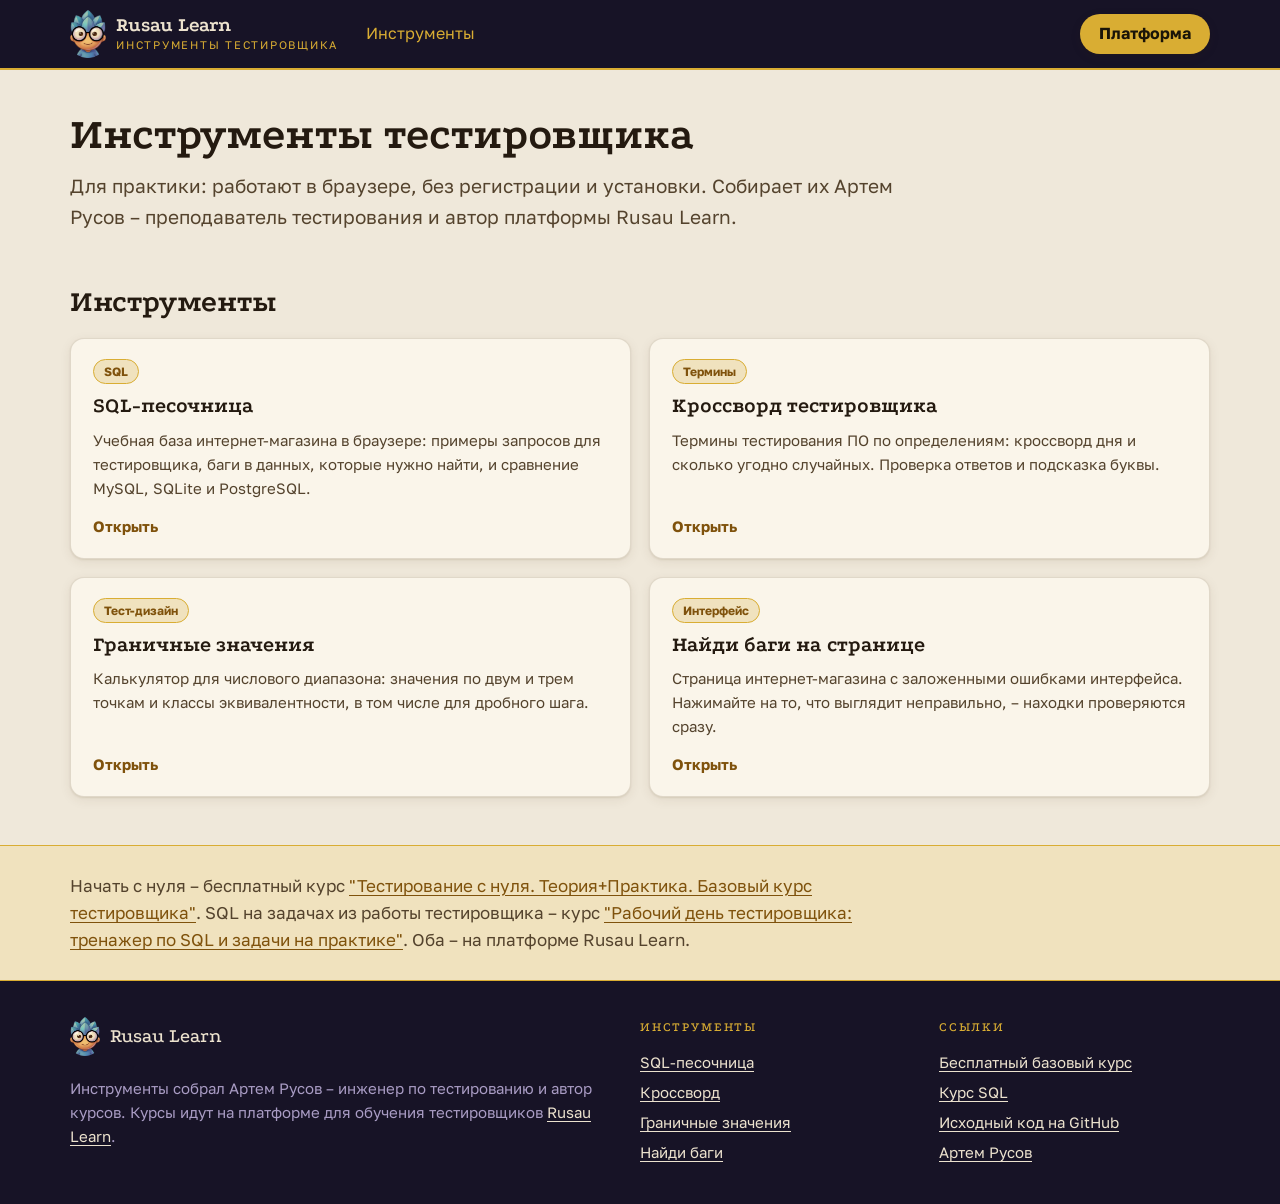
<file: index.html>
<!DOCTYPE html>
<html lang="ru">
<head>
<meta charset="utf-8">
<meta name="viewport" content="width=device-width, initial-scale=1">
<title>Инструменты тестировщика – бесплатно, в браузере | Rusau Learn</title>
<meta name="description" content="Бесплатные инструменты для практики тестировщика: SQL-песочница, кроссворд по терминам, калькулятор граничных значений и поиск багов на странице. В браузере, без регистрации.">
<link rel="canonical" href="https://artichokeee.github.io/qa-tools/">
<meta property="og:type" content="website">
<meta property="og:site_name" content="Инструменты тестировщика – Rusau Learn">
<meta property="og:title" content="Инструменты тестировщика">
<meta property="og:description" content="Бесплатные инструменты для практики тестировщика: работают в браузере, без регистрации и установки.">
<meta property="og:url" content="https://artichokeee.github.io/qa-tools/">
<meta property="og:image" content="https://artichokeee.github.io/qa-tools/docs/sql-desktop.png">
<meta property="og:locale" content="ru_RU">
<link rel="icon" href="assets/mark.png">
<link rel="preload" href="assets/fonts/golos.woff2" as="font" type="font/woff2" crossorigin>
<link rel="stylesheet" href="style.css">
<script type="application/ld+json">{"@context": "https://schema.org", "@graph": [
  {"@type": "CollectionPage", "name": "Инструменты тестировщика", "url": "https://artichokeee.github.io/qa-tools/", "inLanguage": "ru", "author": {"@type": "Person", "name": "Артем Русов", "alternateName": "Artsiom Rusau", "url": "https://artichokeee.github.io/"}, "publisher": {"@type": "EducationalOrganization", "name": "Rusau Learn", "url": "https://learn.rusau.net"},
   "mainEntity": {"@type": "ItemList", "itemListElement": [
     {"@type": "ListItem", "position": 1, "name": "SQL-песочница для тестировщиков", "url": "https://artichokeee.github.io/qa-tools/sql/"},
     {"@type": "ListItem", "position": 2, "name": "Кроссворд тестировщика", "url": "https://artichokeee.github.io/qa-tools/crossword/"},
     {"@type": "ListItem", "position": 3, "name": "Калькулятор граничных значений", "url": "https://artichokeee.github.io/qa-tools/bounds/"},
     {"@type": "ListItem", "position": 4, "name": "Найди баги на странице", "url": "https://artichokeee.github.io/qa-tools/bugs/"}
   ]}},
  {"@type": "BreadcrumbList", "itemListElement": [
    {"@type": "ListItem", "position": 1, "name": "Инструменты тестировщика", "item": "https://artichokeee.github.io/qa-tools/"}
  ]}
]}</script>
</head>
<body>
<a class="skip" href="#main">К содержанию</a>
<header class="top"><div class="wrap top-row">
  <a class="brand" href="./"><img src="assets/mark.png" alt="" aria-hidden="true" width="36" height="47"><span><b>Rusau Learn</b><small>инструменты тестировщика</small></span></a>
  <nav aria-label="Разделы"><a href="./" aria-current="page">Инструменты</a></nav>
  <a class="btn btn-sm" href="https://learn.rusau.net/?utm_source=github&amp;utm_medium=pages&amp;utm_campaign=gh-qa-tools">Платформа</a>
</div></header>

<main id="main">
<section class="wrap hero">
  <h1>Инструменты тестировщика</h1>
  <p class="lead">Для практики: работают в браузере, без регистрации и установки. Собирает их Артем Русов – преподаватель тестирования и автор платформы Rusau Learn.</p>
</section>

<section class="wrap page" aria-labelledby="tools-title">
  <h2 id="tools-title">Инструменты</h2>
  <ul class="tools tools-2">
    <li><a class="tool" href="sql/">
      <span class="badge">SQL</span>
      <h3>SQL-песочница</h3>
      <p>Учебная база интернет-магазина в браузере: примеры запросов для тестировщика, баги в данных, которые нужно найти, и сравнение MySQL, SQLite и PostgreSQL.</p>
      <span class="go">Открыть</span>
    </a></li>
    <li><a class="tool" href="crossword/">
      <span class="badge">Термины</span>
      <h3>Кроссворд тестировщика</h3>
      <p>Термины тестирования ПО по определениям: кроссворд дня и сколько угодно случайных. Проверка ответов и подсказка буквы.</p>
      <span class="go">Открыть</span>
    </a></li>
    <li><a class="tool" href="bounds/">
      <span class="badge">Тест-дизайн</span>
      <h3>Граничные значения</h3>
      <p>Калькулятор для числового диапазона: значения по двум и трем точкам и классы эквивалентности, в том числе для дробного шага.</p>
      <span class="go">Открыть</span>
    </a></li>
    <li><a class="tool" href="bugs/">
      <span class="badge">Интерфейс</span>
      <h3>Найди баги на странице</h3>
      <p>Страница интернет-магазина с заложенными ошибками интерфейса. Нажимайте на то, что выглядит неправильно, – находки проверяются сразу.</p>
      <span class="go">Открыть</span>
    </a></li>
  </ul>
</section>

<section class="band"><div class="wrap">
  <p>Начать с нуля – бесплатный курс <a href="https://learn.rusau.net/catalog/testirovanie-po-bazovyy?utm_source=github&amp;utm_medium=pages&amp;utm_campaign=gh-qa-tools">"Тестирование с нуля. Теория+Практика. Базовый курс тестировщика"</a>. SQL на задачах из работы тестировщика – курс <a href="https://learn.rusau.net/catalog/sql-rabochiy-den?utm_source=github&amp;utm_medium=pages&amp;utm_campaign=gh-qa-tools-sql">"Рабочий день тестировщика: тренажер по SQL и задачи на практике"</a>. Оба – на платформе Rusau Learn.</p>
</div></section>
</main>

<footer class="foot"><div class="wrap foot-row">
  <div>
    <p class="foot-brand"><img src="assets/mark.png" alt="" aria-hidden="true" width="30" height="40"> Rusau Learn</p>
    <p>Инструменты собрал Артем Русов – инженер по тестированию и автор курсов. Курсы идут на платформе для обучения тестировщиков <a href="https://learn.rusau.net/?utm_source=github&amp;utm_medium=pages&amp;utm_campaign=gh-qa-tools">Rusau Learn</a>.</p>
  </div>
  <div><p class="foot-cap">Инструменты</p><ul>
    <li><a href="sql/">SQL-песочница</a></li>
    <li><a href="crossword/">Кроссворд</a></li>
    <li><a href="bounds/">Граничные значения</a></li>
    <li><a href="bugs/">Найди баги</a></li>
  </ul></div>
  <div><p class="foot-cap">Ссылки</p><ul>
    <li><a href="https://learn.rusau.net/catalog/testirovanie-po-bazovyy?utm_source=github&amp;utm_medium=pages&amp;utm_campaign=gh-qa-tools">Бесплатный базовый курс</a></li>
    <li><a href="https://learn.rusau.net/catalog/sql-rabochiy-den?utm_source=github&amp;utm_medium=pages&amp;utm_campaign=gh-qa-tools-sql">Курс SQL</a></li>
    <li><a href="https://github.com/artichokeee/qa-tools">Исходный код на GitHub</a></li>
    <li><a href="https://artichokeee.github.io/">Артем Русов</a></li>
  </ul></div>
</div></footer>
</body>
</html>
</file>
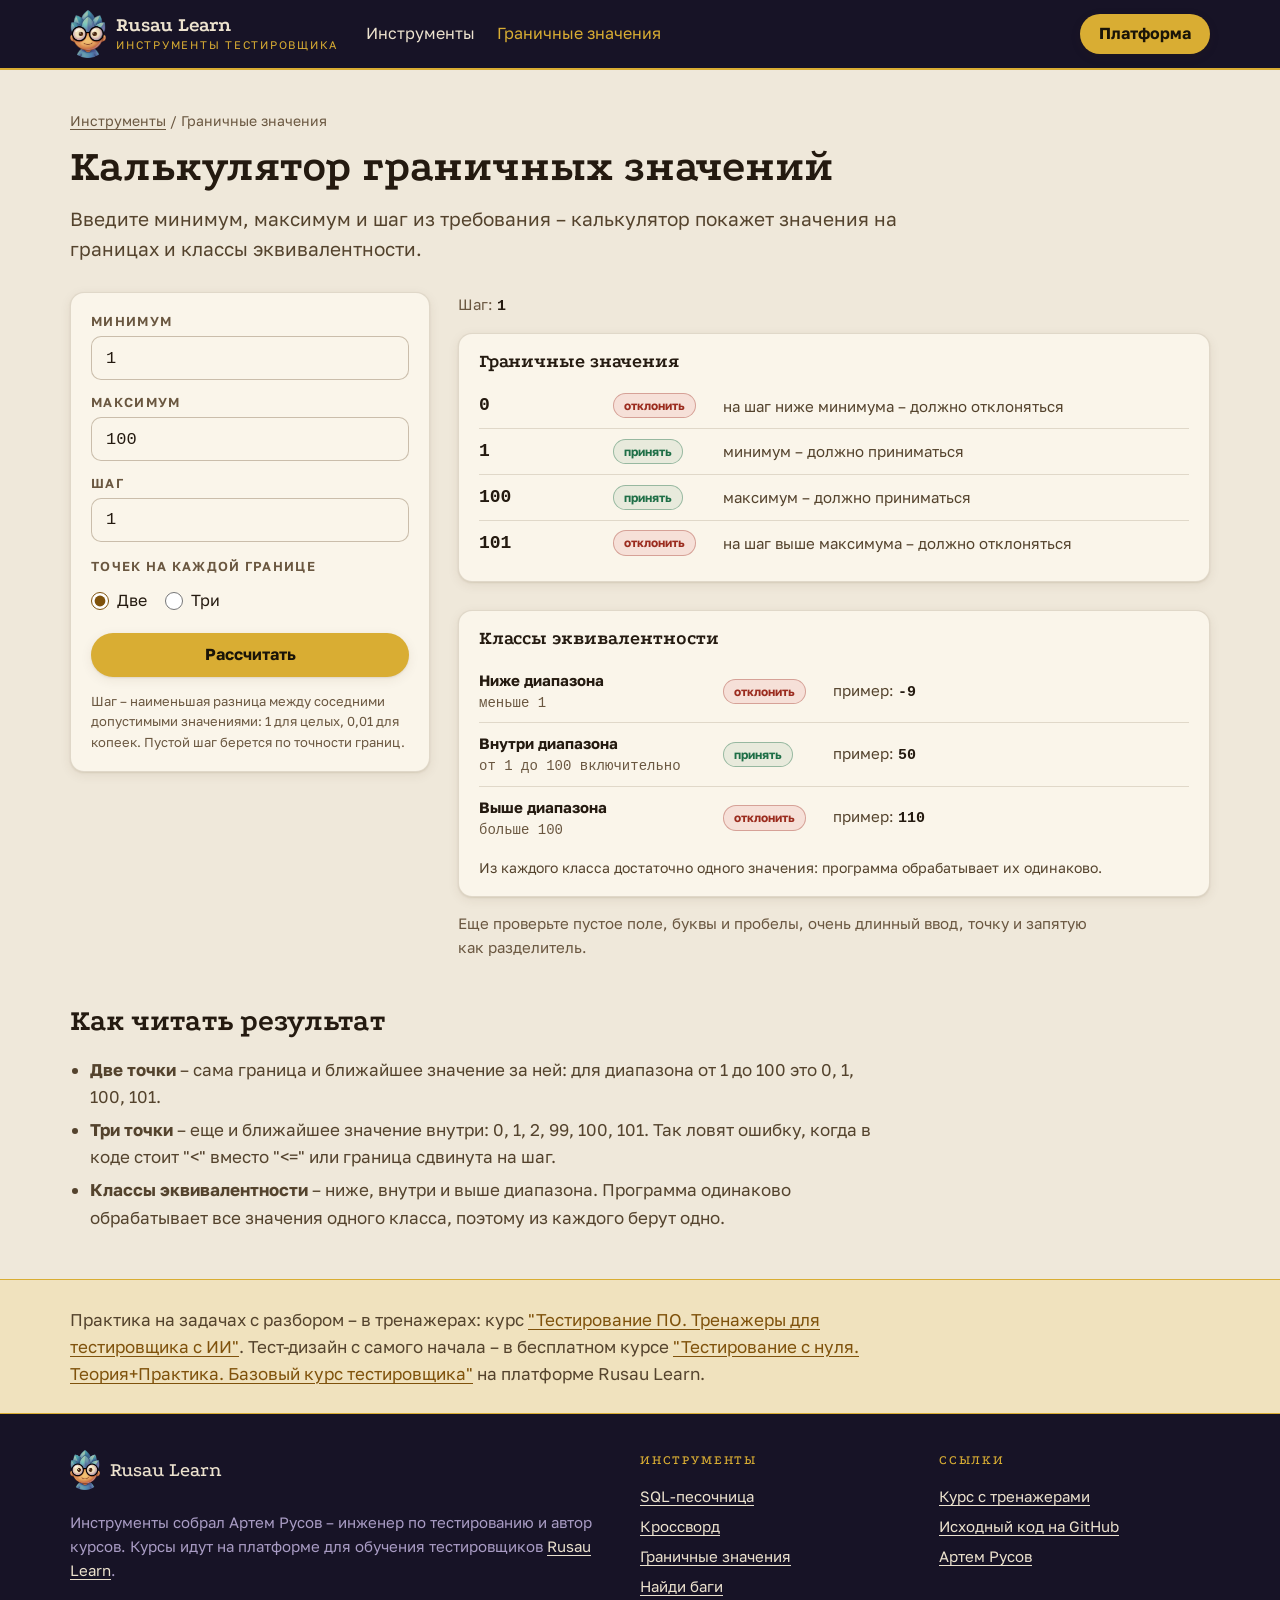
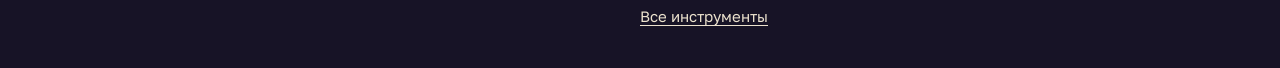
<file: bounds/index.html>
<!DOCTYPE html>
<html lang="ru">
<head>
<meta charset="utf-8">
<meta name="viewport" content="width=device-width, initial-scale=1">
<title>Калькулятор граничных значений – тест-дизайн онлайн</title>
<meta name="description" content="Калькулятор граничных значений для тестировщика: минимум, максимум и шаг, в том числе дробный. Значения по двум и трем точкам и классы эквивалентности с пояснениями.">
<link rel="canonical" href="https://artichokeee.github.io/qa-tools/bounds/">
<meta property="og:type" content="website">
<meta property="og:site_name" content="Инструменты тестировщика – Rusau Learn">
<meta property="og:title" content="Калькулятор граничных значений">
<meta property="og:description" content="Граничные значения по двум и трем точкам и классы эквивалентности для любого числового диапазона.">
<meta property="og:url" content="https://artichokeee.github.io/qa-tools/bounds/">
<meta property="og:image" content="https://artichokeee.github.io/qa-tools/docs/bounds-desktop.png">
<meta property="og:locale" content="ru_RU">
<link rel="icon" href="../assets/mark.png">
<link rel="preload" href="../assets/fonts/golos.woff2" as="font" type="font/woff2" crossorigin>
<link rel="stylesheet" href="../style.css">
<link rel="stylesheet" href="bounds.css">
<script type="application/ld+json">{"@context": "https://schema.org", "@graph": [
  {"@type": "WebApplication", "name": "Калькулятор граничных значений", "url": "https://artichokeee.github.io/qa-tools/bounds/", "description": "Граничные значения по двум и трем точкам и классы эквивалентности для числового диапазона с целым или дробным шагом.", "applicationCategory": "EducationalApplication", "operatingSystem": "Любой современный браузер", "inLanguage": "ru", "isAccessibleForFree": true, "offers": {"@type": "Offer", "price": 0, "priceCurrency": "RUB"}, "author": {"@type": "Person", "name": "Артем Русов", "alternateName": "Artsiom Rusau", "url": "https://artichokeee.github.io/"}, "publisher": {"@type": "EducationalOrganization", "name": "Rusau Learn", "url": "https://learn.rusau.net"}},
  {"@type": "BreadcrumbList", "itemListElement": [
    {"@type": "ListItem", "position": 1, "name": "Инструменты тестировщика", "item": "https://artichokeee.github.io/qa-tools/"},
    {"@type": "ListItem", "position": 2, "name": "Граничные значения", "item": "https://artichokeee.github.io/qa-tools/bounds/"}
  ]}
]}</script>
<script type="module" src="app.js"></script>
</head>
<body>
<a class="skip" href="#bv-min">К полям калькулятора</a>
<header class="top"><div class="wrap top-row">
  <a class="brand" href="../"><img src="../assets/mark.png" alt="" aria-hidden="true" width="36" height="47"><span><b>Rusau Learn</b><small>инструменты тестировщика</small></span></a>
  <nav aria-label="Разделы"><a href="../">Инструменты</a><a href="./" aria-current="page">Граничные значения</a></nav>
  <a class="btn btn-sm" href="https://learn.rusau.net/?utm_source=github&amp;utm_medium=pages&amp;utm_campaign=gh-qa-tools">Платформа</a>
</div></header>

<main id="main">
<section class="wrap hero">
  <nav class="crumbs" aria-label="Хлебные крошки"><a href="../">Инструменты</a> / <span>Граничные значения</span></nav>
  <h1>Калькулятор граничных значений</h1>
  <p class="lead">Введите минимум, максимум и шаг из требования – калькулятор покажет значения на границах и классы эквивалентности.</p>
</section>

<section class="wrap bv" aria-labelledby="bv-title">
  <h2 id="bv-title" class="sr-only">Расчет</h2>
  <div class="bv-grid">
    <form class="panel bv-form" id="bv-form" novalidate>
      <div class="bv-fields">
        <label class="bv-field"><span>Минимум</span><input id="bv-min" name="min" type="text" inputmode="decimal" autocomplete="off" value="1" placeholder="например, 1"></label>
        <label class="bv-field"><span>Максимум</span><input id="bv-max" name="max" type="text" inputmode="decimal" autocomplete="off" value="100" placeholder="например, 100"></label>
        <label class="bv-field"><span>Шаг</span><input id="bv-step" name="step" type="text" inputmode="decimal" autocomplete="off" value="1" placeholder="как у границ"></label>
      </div>
      <fieldset class="bv-points">
        <legend>Точек на каждой границе</legend>
        <label><input type="radio" name="points" value="2" checked> Две</label>
        <label><input type="radio" name="points" value="3"> Три</label>
      </fieldset>
      <button class="btn" type="submit" id="bv-run">Рассчитать</button>
      <p class="muted bv-help">Шаг – наименьшая разница между соседними допустимыми значениями: 1 для целых, 0,01 для копеек. Пустой шаг берется по точности границ.</p>
    </form>
    <div class="bv-out" id="bv-out" aria-live="polite"></div>
  </div>
</section>

<section class="wrap page" aria-labelledby="bv-how">
  <h2 id="bv-how">Как читать результат</h2>
  <ul class="bv-how">
    <li><b>Две точки</b> – сама граница и ближайшее значение за ней: для диапазона от 1 до 100 это 0, 1, 100, 101.</li>
    <li><b>Три точки</b> – еще и ближайшее значение внутри: 0, 1, 2, 99, 100, 101. Так ловят ошибку, когда в коде стоит "&lt;" вместо "&lt;=" или граница сдвинута на шаг.</li>
    <li><b>Классы эквивалентности</b> – ниже, внутри и выше диапазона. Программа одинаково обрабатывает все значения одного класса, поэтому из каждого берут одно.</li>
  </ul>
</section>

<section class="band"><div class="wrap">
  <p>Практика на задачах с разбором – в тренажерах: курс <a href="https://learn.rusau.net/catalog/prakticheskie-trenazhery?utm_source=github&amp;utm_medium=pages&amp;utm_campaign=gh-qa-tools-bounds">"Тестирование ПО. Тренажеры для тестировщика с ИИ"</a>. Тест-дизайн с самого начала – в бесплатном курсе <a href="https://learn.rusau.net/catalog/testirovanie-po-bazovyy?utm_source=github&amp;utm_medium=pages&amp;utm_campaign=gh-qa-tools-bounds">"Тестирование с нуля. Теория+Практика. Базовый курс тестировщика"</a> на платформе Rusau Learn.</p>
</div></section>
</main>

<footer class="foot"><div class="wrap foot-row">
  <div>
    <p class="foot-brand"><img src="../assets/mark.png" alt="" aria-hidden="true" width="30" height="40"> Rusau Learn</p>
    <p>Инструменты собрал Артем Русов – инженер по тестированию и автор курсов. Курсы идут на платформе для обучения тестировщиков <a href="https://learn.rusau.net/?utm_source=github&amp;utm_medium=pages&amp;utm_campaign=gh-qa-tools">Rusau Learn</a>.</p>
  </div>
  <div><p class="foot-cap">Инструменты</p><ul>
    <li><a href="../sql/">SQL-песочница</a></li>
    <li><a href="../crossword/">Кроссворд</a></li>
    <li><a href="./">Граничные значения</a></li>
    <li><a href="../bugs/">Найди баги</a></li>
    <li><a href="../">Все инструменты</a></li>
  </ul></div>
  <div><p class="foot-cap">Ссылки</p><ul>
    <li><a href="https://learn.rusau.net/catalog/prakticheskie-trenazhery?utm_source=github&amp;utm_medium=pages&amp;utm_campaign=gh-qa-tools-bounds">Курс с тренажерами</a></li>
    <li><a href="https://github.com/artichokeee/qa-tools">Исходный код на GitHub</a></li>
    <li><a href="https://artichokeee.github.io/">Артем Русов</a></li>
  </ul></div>
</div></footer>
</body>
</html>
</file>
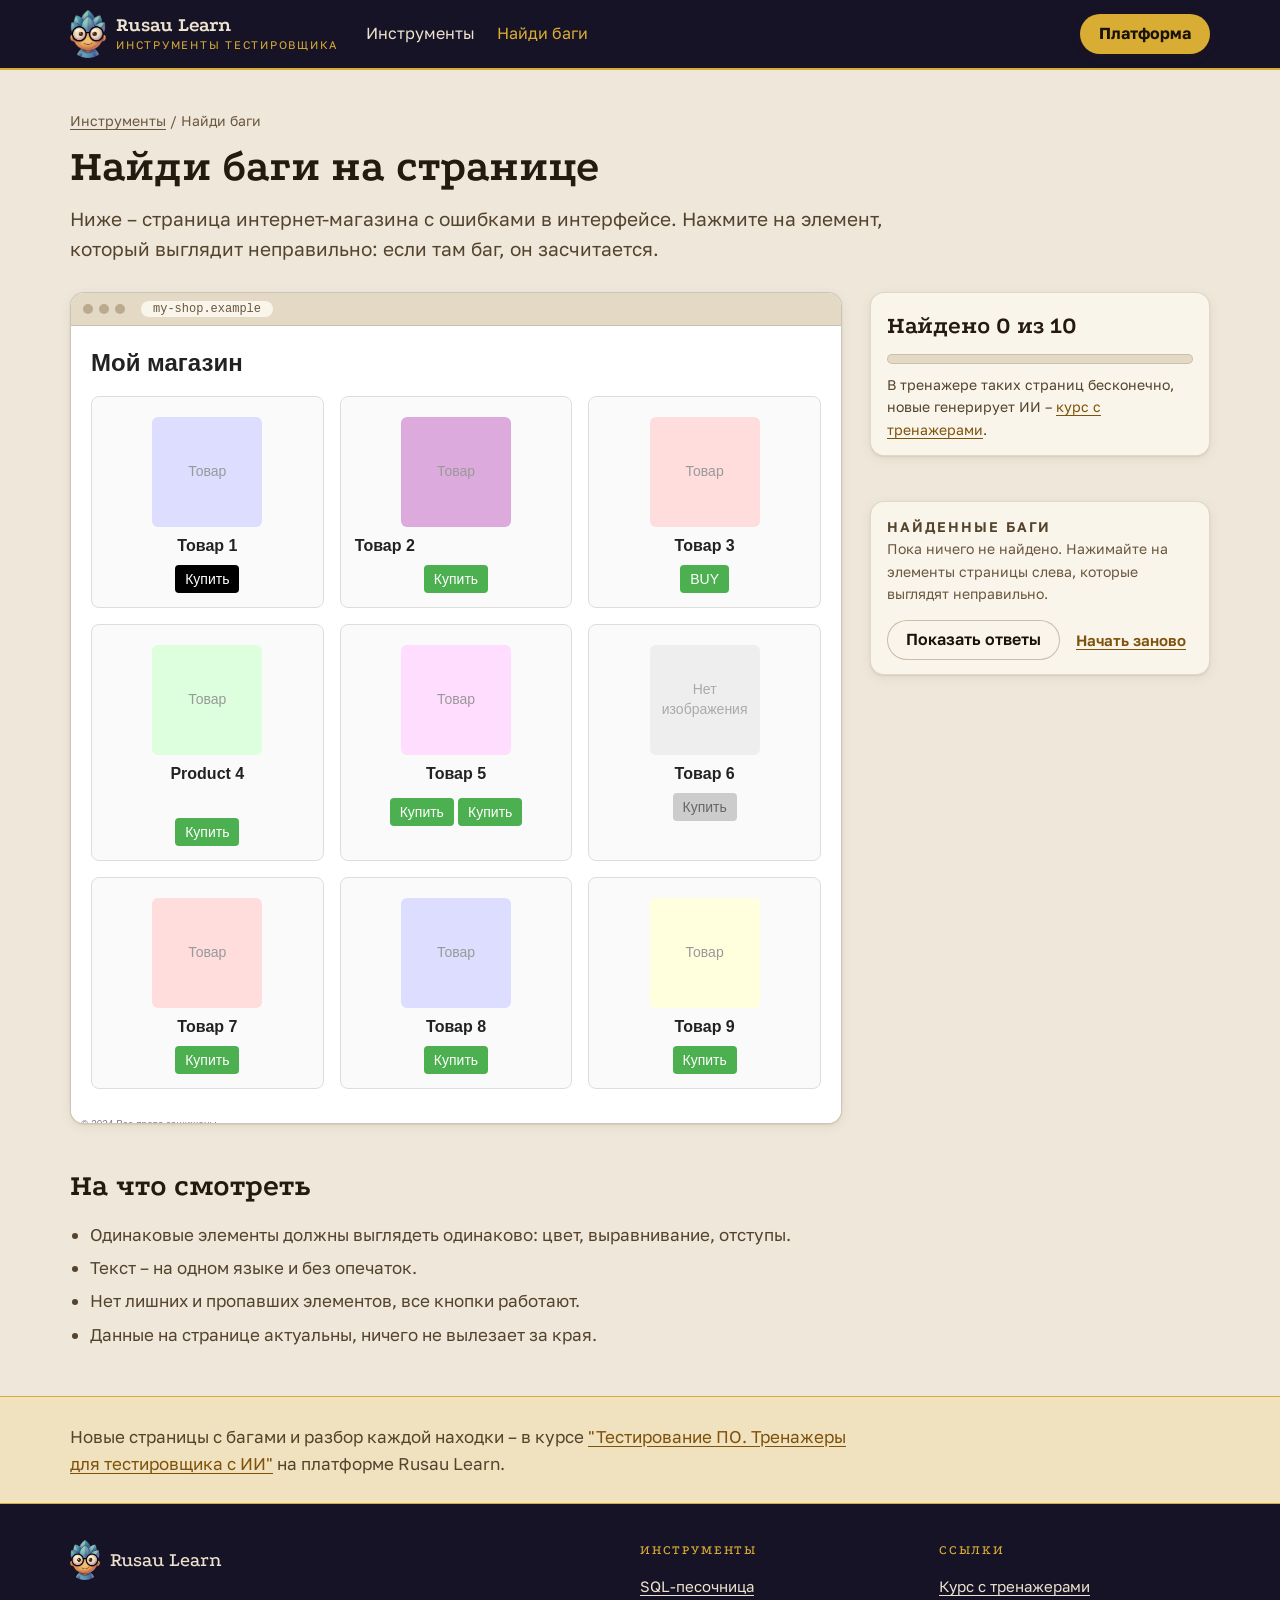
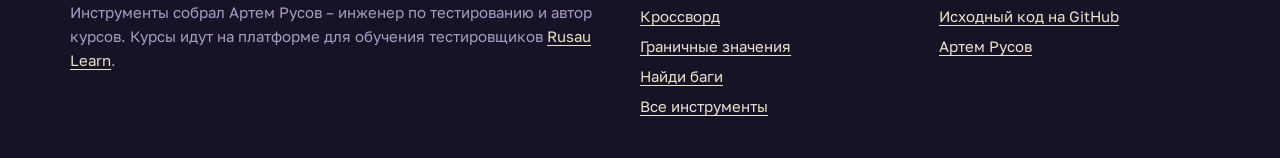
<file: bugs/index.html>
<!DOCTYPE html>
<html lang="ru">
<head>
<meta charset="utf-8">
<meta name="viewport" content="width=device-width, initial-scale=1">
<title>Найди баги на странице – тренажер для тестировщика</title>
<meta name="description" content="Учебная страница интернет-магазина с заложенными ошибками интерфейса. Найдите все баги: проверка сразу, без регистрации.">
<link rel="canonical" href="https://artichokeee.github.io/qa-tools/bugs/">
<meta property="og:type" content="website">
<meta property="og:site_name" content="Инструменты тестировщика – Rusau Learn">
<meta property="og:title" content="Найди баги на странице">
<meta property="og:description" content="Страница интернет-магазина с заложенными ошибками интерфейса. Сколько найдете?">
<meta property="og:url" content="https://artichokeee.github.io/qa-tools/bugs/">
<meta property="og:image" content="https://artichokeee.github.io/qa-tools/docs/bugs-desktop.png">
<meta property="og:locale" content="ru_RU">
<link rel="icon" href="../assets/mark.png">
<link rel="preload" href="../assets/fonts/golos.woff2" as="font" type="font/woff2" crossorigin>
<link rel="stylesheet" href="../style.css">
<link rel="stylesheet" href="bugs.css">
<script type="application/ld+json">{"@context": "https://schema.org", "@graph": [
  {"@type": "WebApplication", "name": "Найди баги на странице", "url": "https://artichokeee.github.io/qa-tools/bugs/", "description": "Учебная страница интернет-магазина с заложенными ошибками интерфейса и проверкой находок в браузере.", "applicationCategory": "EducationalApplication", "operatingSystem": "Любой современный браузер", "inLanguage": "ru", "isAccessibleForFree": true, "offers": {"@type": "Offer", "price": 0, "priceCurrency": "RUB"}, "author": {"@type": "Person", "name": "Артем Русов", "alternateName": "Artsiom Rusau", "url": "https://artichokeee.github.io/"}, "publisher": {"@type": "EducationalOrganization", "name": "Rusau Learn", "url": "https://learn.rusau.net"}},
  {"@type": "BreadcrumbList", "itemListElement": [
    {"@type": "ListItem", "position": 1, "name": "Инструменты тестировщика", "item": "https://artichokeee.github.io/qa-tools/"},
    {"@type": "ListItem", "position": 2, "name": "Найди баги", "item": "https://artichokeee.github.io/qa-tools/bugs/"}
  ]}
]}</script>
<script type="module" src="app.js"></script>
</head>
<body>
<a class="skip" href="#mock">К странице с багами</a>
<header class="top"><div class="wrap top-row">
  <a class="brand" href="../"><img src="../assets/mark.png" alt="" aria-hidden="true" width="36" height="47"><span><b>Rusau Learn</b><small>инструменты тестировщика</small></span></a>
  <nav aria-label="Разделы"><a href="../">Инструменты</a><a href="./" aria-current="page">Найди баги</a></nav>
  <a class="btn btn-sm" href="https://learn.rusau.net/?utm_source=github&amp;utm_medium=pages&amp;utm_campaign=gh-qa-tools">Платформа</a>
</div></header>

<main id="main">
<section class="wrap hero">
  <nav class="crumbs" aria-label="Хлебные крошки"><a href="../">Инструменты</a> / <span>Найди баги</span></nav>
  <h1>Найди баги на странице</h1>
  <p class="lead">Ниже – страница интернет-магазина с ошибками в интерфейсе. Нажмите на элемент, который выглядит неправильно: если там баг, он засчитается.</p>
</section>

<section class="wrap bg" aria-labelledby="bg-title">
  <h2 id="bg-title" class="sr-only">Страница с багами</h2>
  <div class="bg-grid">
    <div class="bg-frame">
      <div class="bg-bar-top" aria-hidden="true"><i></i><i></i><i></i><span>my-shop.example</span></div>
      <div class="mock" id="mock" tabindex="-1">
        <p class="mk-title" data-spot="title" style="text-align:left">Мой магазин</p>
        <div class="mk-grid">
          <div class="mk-product">
            <div class="mk-img" data-spot="p1-img" style="background:#ddf">Товар</div>
            <h3 class="mk-name" data-spot="p1-name">Товар 1</h3>
            <button type="button" class="mk-btn" data-spot="p1-buy" style="background:#000">Купить</button>
          </div>
          <div class="mk-product">
            <div class="mk-img" data-spot="p2-img" style="background:#dad">Товар</div>
            <h3 class="mk-name" data-spot="p2-name" style="text-align:left">Товар 2</h3>
            <button type="button" class="mk-btn" data-spot="p2-buy">Купить</button>
          </div>
          <div class="mk-product">
            <div class="mk-img" data-spot="p3-img" style="background:#fdd">Товар</div>
            <h3 class="mk-name" data-spot="p3-name">Товар 3</h3>
            <button type="button" class="mk-btn" data-spot="p3-buy">BUY</button>
          </div>
          <div class="mk-product">
            <div class="mk-img" data-spot="p4-img" style="background:#dfd">Товар</div>
            <h3 class="mk-name" data-spot="p4-name">Product 4</h3>
            <button type="button" class="mk-btn" data-spot="p4-buy" style="margin-top:25px">Купить</button>
          </div>
          <div class="mk-product">
            <div class="mk-img" data-spot="p5-img" style="background:#fdf">Товар</div>
            <h3 class="mk-name" data-spot="p5-name">Товар 5</h3>
            <button type="button" class="mk-btn" data-spot="p5-buy">Купить</button>
            <button type="button" class="mk-btn" data-spot="p5-buy2" style="margin-top:5px">Купить</button>
          </div>
          <div class="mk-product">
            <div class="mk-img" data-spot="p6-img" style="background:#eee;color:#aaa">Нет изображения</div>
            <h3 class="mk-name" data-spot="p6-name">Товар 6</h3>
            <button type="button" class="mk-btn" data-spot="p6-buy" aria-disabled="true" style="background:#ccc;color:#666;cursor:default">Купить</button>
          </div>
          <div class="mk-product">
            <div class="mk-img" data-spot="p7-img" style="background:#fdd">Товар</div>
            <h3 class="mk-name" data-spot="p7-name">Товар 7</h3>
            <button type="button" class="mk-btn" data-spot="p7-buy">Купить</button>
          </div>
          <div class="mk-product">
            <div class="mk-img" data-spot="p8-img" style="background:#ddf">Товар</div>
            <h3 class="mk-name" data-spot="p8-name">Товар 8</h3>
            <button type="button" class="mk-btn" data-spot="p8-buy">Купить</button>
          </div>
          <div class="mk-product">
            <div class="mk-img" data-spot="p9-img" style="background:#ffd">Товар</div>
            <h3 class="mk-name" data-spot="p9-name">Товар 9</h3>
            <button type="button" class="mk-btn" data-spot="p9-buy">Купить</button>
          </div>
        </div>
        <div class="mk-foot" data-spot="footer">© 2024 Все права защищены</div>
      </div>
    </div>

    <aside class="bg-side" aria-label="Прогресс">
      <div class="panel bg-progress">
        <p class="bg-count" id="bg-count">Найдено 0 из 10</p>
        <div class="bg-track" role="progressbar" aria-label="Найдено багов" aria-valuemin="0" aria-valuemax="10" aria-valuenow="0"><div class="bg-fill" id="bg-bar"></div></div>
        <p class="bg-more">В тренажере таких страниц бесконечно, новые генерирует ИИ – <a href="https://learn.rusau.net/catalog/prakticheskie-trenazhery?utm_source=github&amp;utm_medium=pages&amp;utm_campaign=gh-qa-tools-bugs">курс с тренажерами</a>.</p>
      </div>
      <p class="status" id="bg-status" aria-live="polite"></p>
      <div class="panel">
        <p class="cap">Найденные баги</p>
        <ol class="bg-list" id="bg-list"></ol>
        <div class="notice bg-done" id="bg-done" hidden>Все баги на странице найдены.</div>
        <div class="bg-actions">
          <button class="btn btn-ghost btn-sm" type="button" id="bg-reveal">Показать ответы</button>
          <button class="btn-link" type="button" id="bg-reset">Начать заново</button>
        </div>
      </div>
    </aside>
  </div>
</section>

<section class="wrap page" aria-labelledby="bg-how">
  <h2 id="bg-how">На что смотреть</h2>
  <ul class="bg-how">
    <li>Одинаковые элементы должны выглядеть одинаково: цвет, выравнивание, отступы.</li>
    <li>Текст – на одном языке и без опечаток.</li>
    <li>Нет лишних и пропавших элементов, все кнопки работают.</li>
    <li>Данные на странице актуальны, ничего не вылезает за края.</li>
  </ul>
</section>

<section class="band"><div class="wrap">
  <p>Новые страницы с багами и разбор каждой находки – в курсе <a href="https://learn.rusau.net/catalog/prakticheskie-trenazhery?utm_source=github&amp;utm_medium=pages&amp;utm_campaign=gh-qa-tools-bugs">"Тестирование ПО. Тренажеры для тестировщика с ИИ"</a> на платформе Rusau Learn.</p>
</div></section>
</main>

<footer class="foot"><div class="wrap foot-row">
  <div>
    <p class="foot-brand"><img src="../assets/mark.png" alt="" aria-hidden="true" width="30" height="40"> Rusau Learn</p>
    <p>Инструменты собрал Артем Русов – инженер по тестированию и автор курсов. Курсы идут на платформе для обучения тестировщиков <a href="https://learn.rusau.net/?utm_source=github&amp;utm_medium=pages&amp;utm_campaign=gh-qa-tools">Rusau Learn</a>.</p>
  </div>
  <div><p class="foot-cap">Инструменты</p><ul>
    <li><a href="../sql/">SQL-песочница</a></li>
    <li><a href="../crossword/">Кроссворд</a></li>
    <li><a href="../bounds/">Граничные значения</a></li>
    <li><a href="./">Найди баги</a></li>
    <li><a href="../">Все инструменты</a></li>
  </ul></div>
  <div><p class="foot-cap">Ссылки</p><ul>
    <li><a href="https://learn.rusau.net/catalog/prakticheskie-trenazhery?utm_source=github&amp;utm_medium=pages&amp;utm_campaign=gh-qa-tools-bugs">Курс с тренажерами</a></li>
    <li><a href="https://github.com/artichokeee/qa-tools">Исходный код на GitHub</a></li>
    <li><a href="https://artichokeee.github.io/">Артем Русов</a></li>
  </ul></div>
</div></footer>
</body>
</html>
</file>
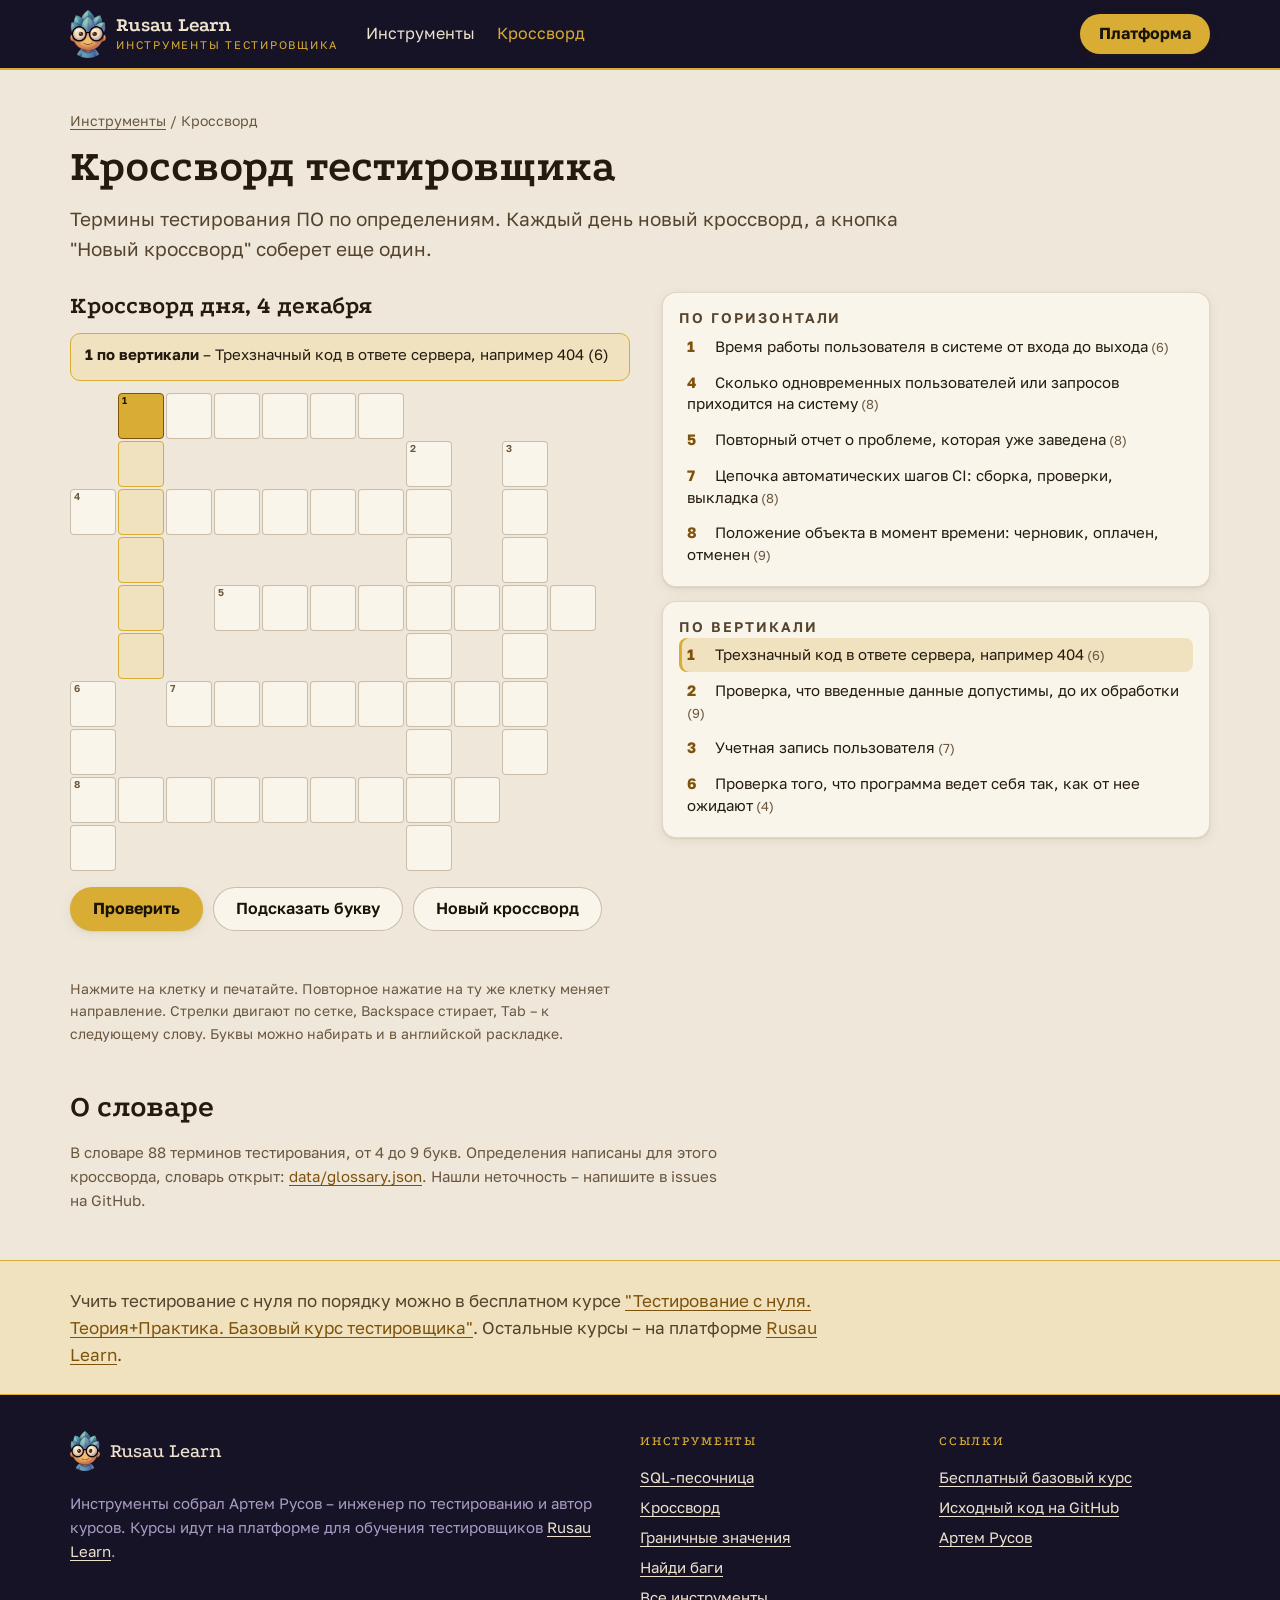
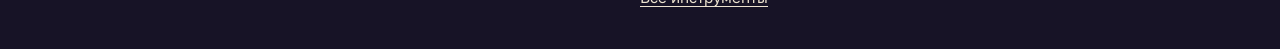
<file: crossword/index.html>
<!DOCTYPE html>
<html lang="ru">
<head>
<meta charset="utf-8">
<meta name="viewport" content="width=device-width, initial-scale=1">
<title>Кроссворд тестировщика – термины тестирования ПО онлайн</title>
<meta name="description" content="Кроссворд по терминам тестирования ПО: новый каждый день и сколько угодно случайных. Проверка ответов и подсказка буквы, без регистрации.">
<link rel="canonical" href="https://artichokeee.github.io/qa-tools/crossword/">
<meta property="og:type" content="website">
<meta property="og:site_name" content="Инструменты тестировщика – Rusau Learn">
<meta property="og:title" content="Кроссворд тестировщика">
<meta property="og:description" content="Термины тестирования ПО в кроссворде: новый каждый день, проверка и подсказки прямо в браузере.">
<meta property="og:url" content="https://artichokeee.github.io/qa-tools/crossword/">
<meta property="og:image" content="https://artichokeee.github.io/qa-tools/docs/crossword-desktop.png">
<meta property="og:locale" content="ru_RU">
<link rel="icon" href="../assets/mark.png">
<link rel="preload" href="../assets/fonts/golos.woff2" as="font" type="font/woff2" crossorigin>
<link rel="stylesheet" href="../style.css">
<link rel="stylesheet" href="crossword.css">
<script type="application/ld+json">{"@context": "https://schema.org", "@graph": [
  {"@type": "WebApplication", "name": "Кроссворд тестировщика", "url": "https://artichokeee.github.io/qa-tools/crossword/", "description": "Кроссворд по терминам тестирования ПО: кроссворд дня и случайные, проверка ответов и подсказки в браузере.", "applicationCategory": "GameApplication", "operatingSystem": "Любой современный браузер", "inLanguage": "ru", "isAccessibleForFree": true, "offers": {"@type": "Offer", "price": 0, "priceCurrency": "RUB"}, "author": {"@type": "Person", "name": "Артем Русов", "alternateName": "Artsiom Rusau", "url": "https://artichokeee.github.io/"}, "publisher": {"@type": "EducationalOrganization", "name": "Rusau Learn", "url": "https://learn.rusau.net"}},
  {"@type": "BreadcrumbList", "itemListElement": [
    {"@type": "ListItem", "position": 1, "name": "Инструменты тестировщика", "item": "https://artichokeee.github.io/qa-tools/"},
    {"@type": "ListItem", "position": 2, "name": "Кроссворд", "item": "https://artichokeee.github.io/qa-tools/crossword/"}
  ]}
]}</script>
<script type="module" src="app.js"></script>
</head>
<body>
<a class="skip" href="#cw-board">К кроссворду</a>
<header class="top"><div class="wrap top-row">
  <a class="brand" href="../"><img src="../assets/mark.png" alt="" aria-hidden="true" width="36" height="47"><span><b>Rusau Learn</b><small>инструменты тестировщика</small></span></a>
  <nav aria-label="Разделы"><a href="../">Инструменты</a><a href="./" aria-current="page">Кроссворд</a></nav>
  <a class="btn btn-sm" href="https://learn.rusau.net/?utm_source=github&amp;utm_medium=pages&amp;utm_campaign=gh-qa-tools">Платформа</a>
</div></header>

<main id="main">
<section class="wrap hero">
  <nav class="crumbs" aria-label="Хлебные крошки"><a href="../">Инструменты</a> / <span>Кроссворд</span></nav>
  <h1>Кроссворд тестировщика</h1>
  <p class="lead">Термины тестирования ПО по определениям. Каждый день новый кроссворд, а кнопка "Новый кроссворд" соберет еще один.</p>
</section>

<section class="wrap cw" aria-labelledby="cw-title">
  <div class="cw-grid">
    <div class="cw-play">
      <h2 id="cw-title" class="cw-title">Кроссворд</h2>
      <p class="cw-current" id="cw-current" aria-live="polite">Загрузка…</p>
      <div class="cw-board-wrap">
        <div class="cw-board" id="cw-board" role="group" aria-label="Сетка кроссворда"></div>
      </div>
      <div class="toolbar cw-tools">
        <button class="btn" type="button" id="cw-check">Проверить</button>
        <button class="btn btn-ghost" type="button" id="cw-hint">Подсказать букву</button>
        <button class="btn btn-ghost" type="button" id="cw-new">Новый кроссворд</button>
        <button class="btn-link" type="button" id="cw-daily" hidden>Кроссворд дня</button>
      </div>
      <p class="status cw-status" id="cw-status" aria-live="polite"></p>
      <p class="muted cw-help">Нажмите на клетку и печатайте. Повторное нажатие на ту же клетку меняет направление. Стрелки двигают по сетке, Backspace стирает, Tab – к следующему слову. Буквы можно набирать и в английской раскладке.</p>
    </div>
    <div class="cw-clues">
      <div class="panel">
        <p class="cap">По горизонтали</p>
        <ol class="cw-list" id="cw-across"></ol>
      </div>
      <div class="panel">
        <p class="cap">По вертикали</p>
        <ol class="cw-list" id="cw-down"></ol>
      </div>
    </div>
  </div>
</section>

<section class="wrap page" aria-labelledby="cw-about">
  <h2 id="cw-about">О словаре</h2>
  <p class="muted">В словаре 88 терминов тестирования, от 4 до 9 букв. Определения написаны для этого кроссворда, словарь открыт: <a href="https://github.com/artichokeee/qa-tools/blob/main/data/glossary.json">data/glossary.json</a>. Нашли неточность – напишите в issues на GitHub.</p>
</section>

<section class="band"><div class="wrap">
  <p>Учить тестирование с нуля по порядку можно в бесплатном курсе <a href="https://learn.rusau.net/catalog/testirovanie-po-bazovyy?utm_source=github&amp;utm_medium=pages&amp;utm_campaign=gh-qa-tools-crossword">"Тестирование с нуля. Теория+Практика. Базовый курс тестировщика"</a>. Остальные курсы – на платформе <a href="https://learn.rusau.net/?utm_source=github&amp;utm_medium=pages&amp;utm_campaign=gh-qa-tools-crossword">Rusau Learn</a>.</p>
</div></section>
</main>

<footer class="foot"><div class="wrap foot-row">
  <div>
    <p class="foot-brand"><img src="../assets/mark.png" alt="" aria-hidden="true" width="30" height="40"> Rusau Learn</p>
    <p>Инструменты собрал Артем Русов – инженер по тестированию и автор курсов. Курсы идут на платформе для обучения тестировщиков <a href="https://learn.rusau.net/?utm_source=github&amp;utm_medium=pages&amp;utm_campaign=gh-qa-tools">Rusau Learn</a>.</p>
  </div>
  <div><p class="foot-cap">Инструменты</p><ul>
    <li><a href="../sql/">SQL-песочница</a></li>
    <li><a href="./">Кроссворд</a></li>
    <li><a href="../bounds/">Граничные значения</a></li>
    <li><a href="../bugs/">Найди баги</a></li>
    <li><a href="../">Все инструменты</a></li>
  </ul></div>
  <div><p class="foot-cap">Ссылки</p><ul>
    <li><a href="https://learn.rusau.net/catalog/testirovanie-po-bazovyy?utm_source=github&amp;utm_medium=pages&amp;utm_campaign=gh-qa-tools-crossword">Бесплатный базовый курс</a></li>
    <li><a href="https://github.com/artichokeee/qa-tools">Исходный код на GitHub</a></li>
    <li><a href="https://artichokeee.github.io/">Артем Русов</a></li>
  </ul></div>
</div></footer>
</body>
</html>
</file>
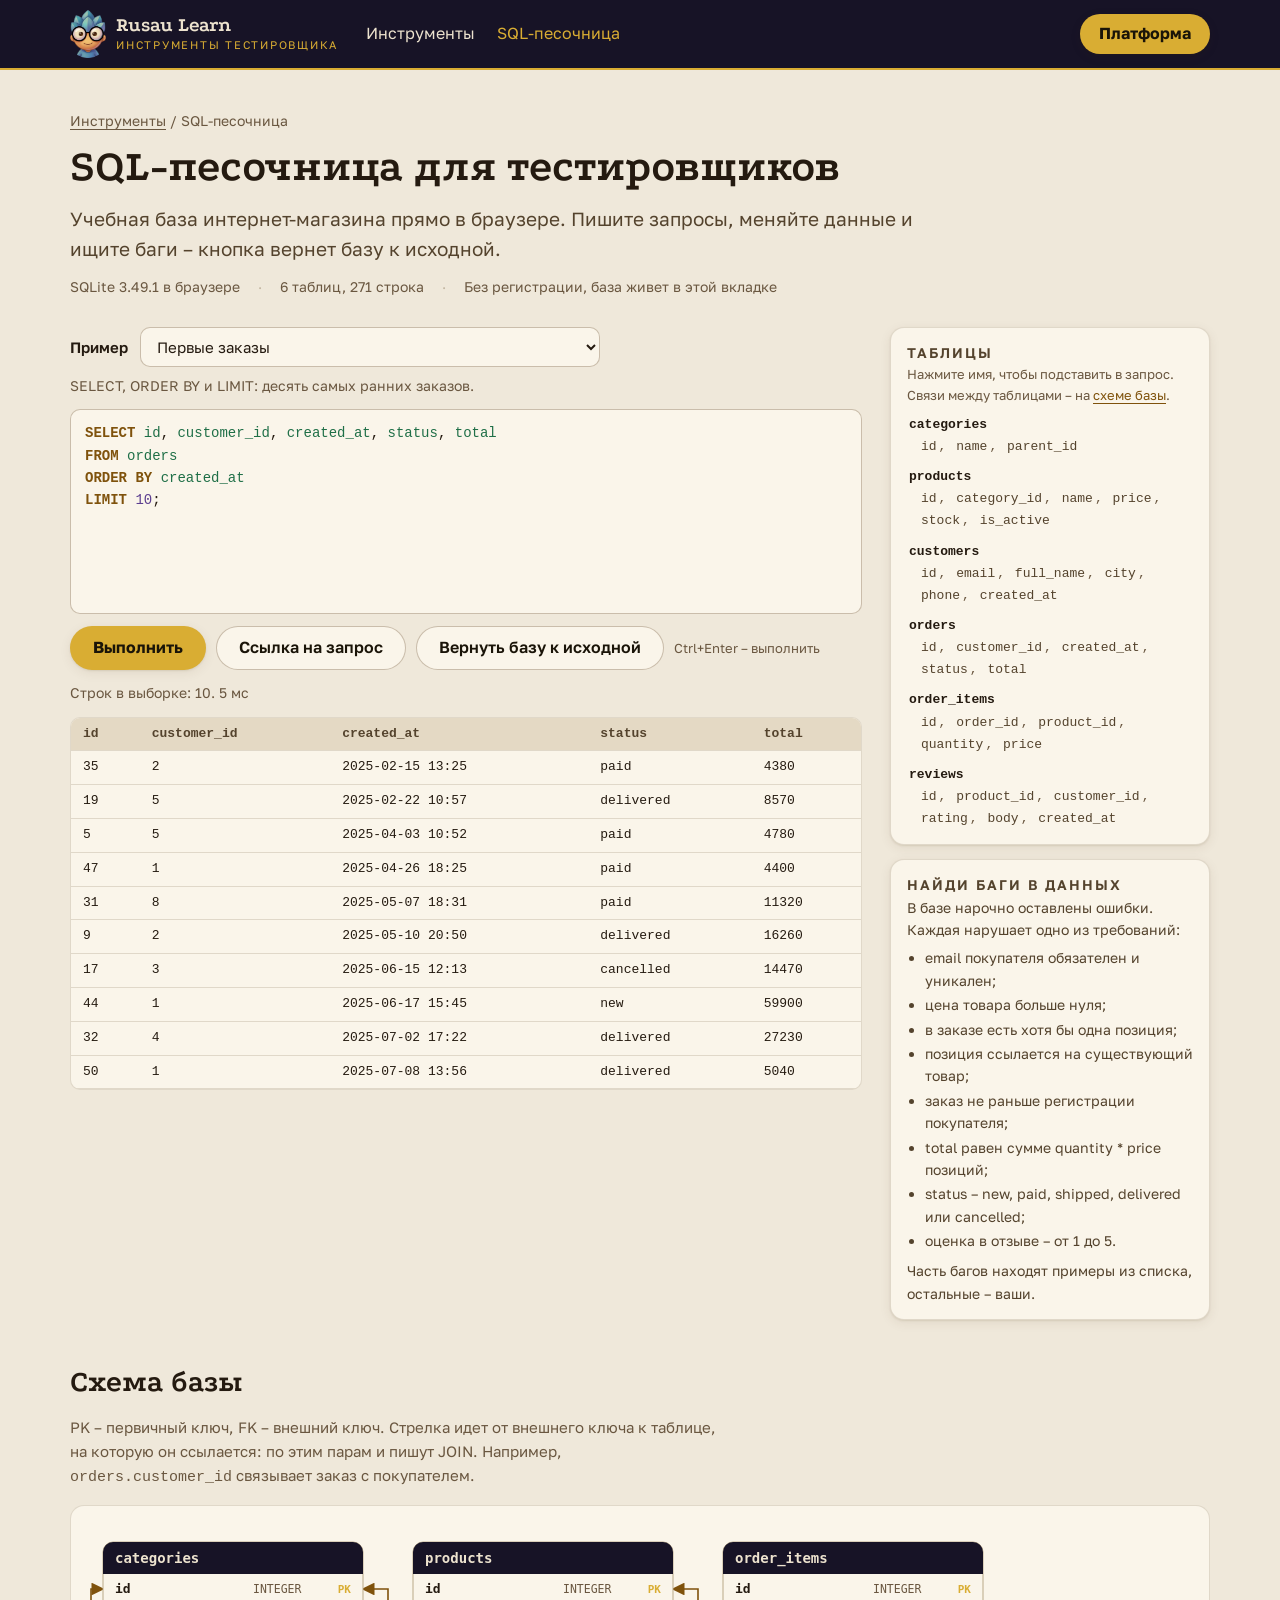
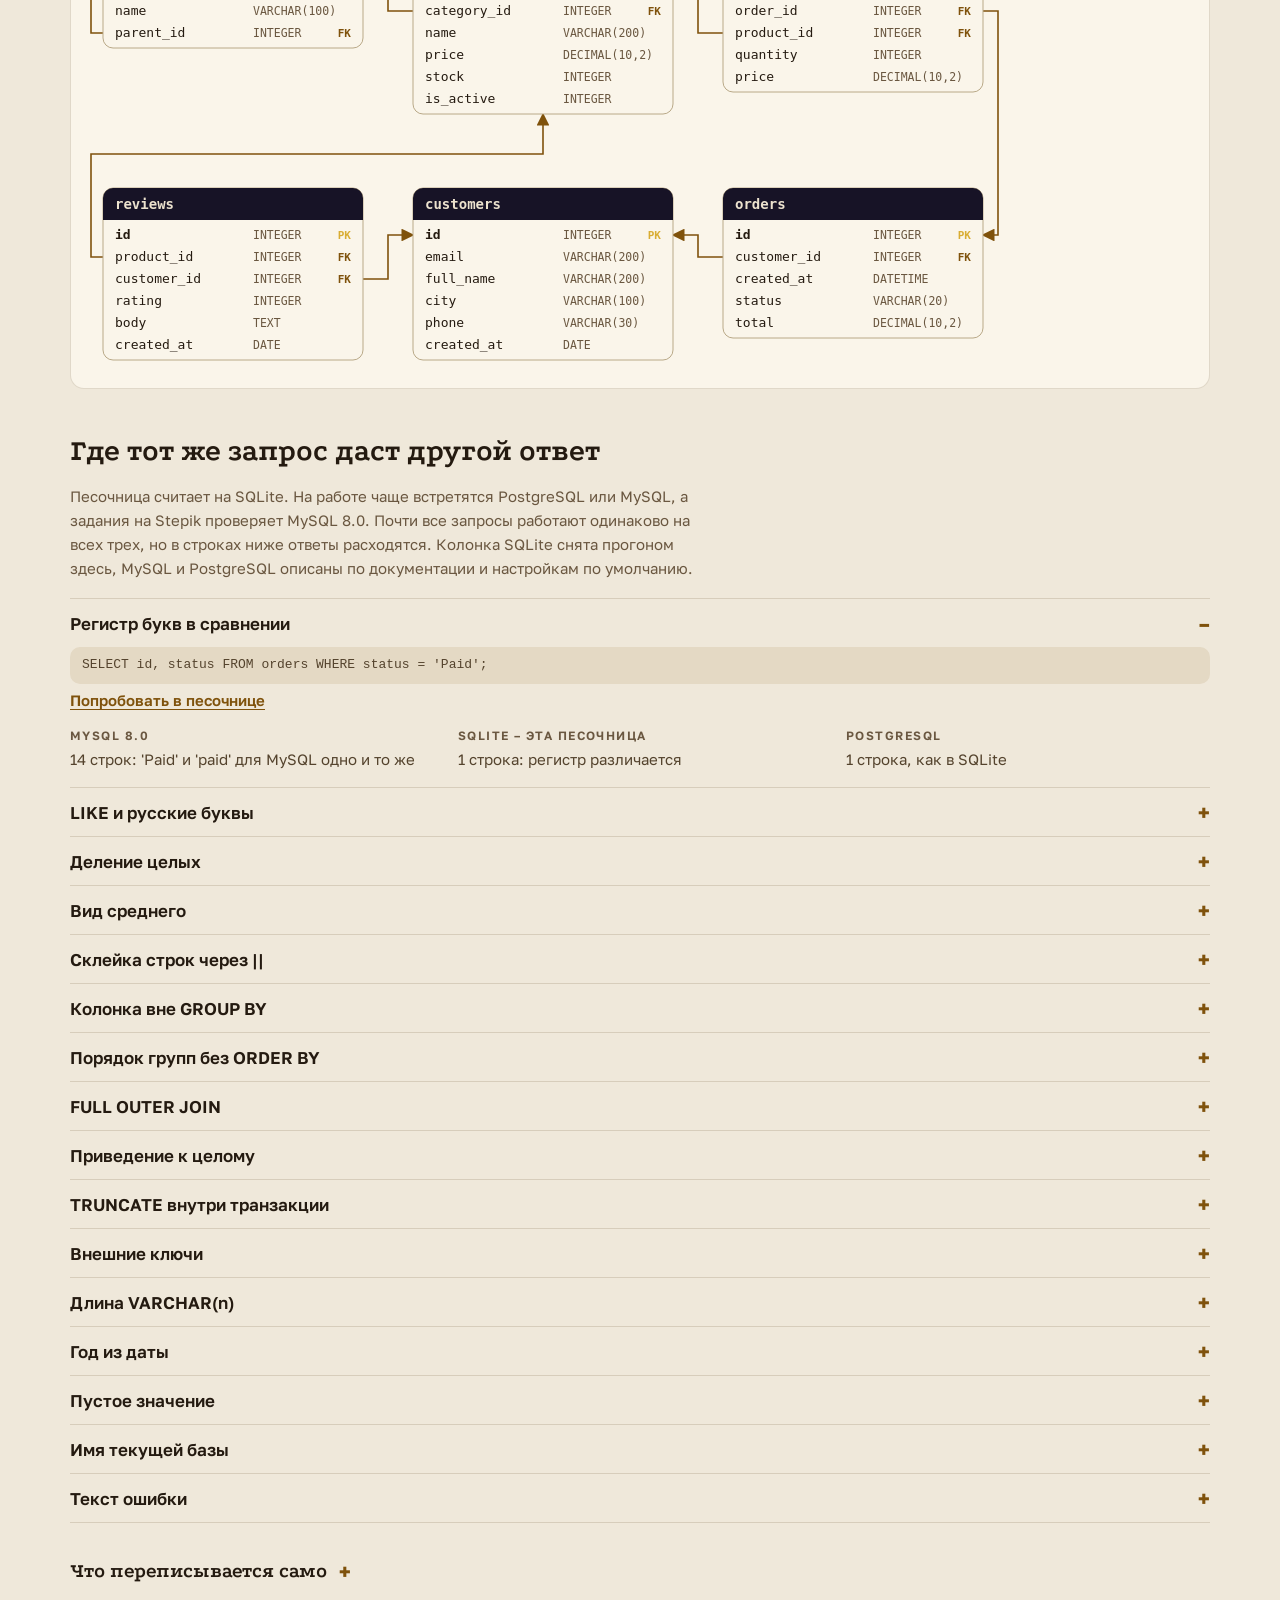
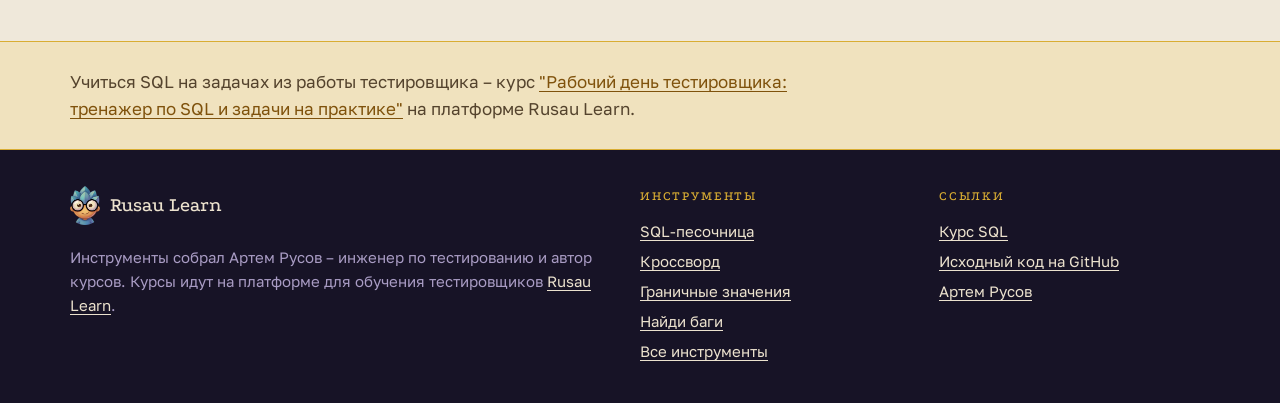
<file: sql/index.html>
<!DOCTYPE html>
<html lang="ru">
<head>
<meta charset="utf-8">
<meta name="viewport" content="width=device-width, initial-scale=1">
<title>SQL-песочница для тестировщиков – база интернет-магазина в браузере</title>
<meta name="description" content="SQL-песочница в браузере без регистрации: учебная база интернет-магазина с багами в данных, примеры запросов для тестировщиков и сравнение MySQL, SQLite и PostgreSQL.">
<link rel="canonical" href="https://artichokeee.github.io/qa-tools/sql/">
<meta property="og:type" content="website">
<meta property="og:site_name" content="Инструменты тестировщика – Rusau Learn">
<meta property="og:title" content="SQL-песочница для тестировщиков">
<meta property="og:description" content="Учебная база интернет-магазина прямо в браузере: запросы, примеры для тестировщиков и баги в данных, которые нужно найти.">
<meta property="og:url" content="https://artichokeee.github.io/qa-tools/sql/">
<meta property="og:image" content="https://artichokeee.github.io/qa-tools/docs/sql-desktop.png">
<meta property="og:locale" content="ru_RU">
<link rel="icon" href="../assets/mark.png">
<link rel="preload" href="../assets/fonts/golos.woff2" as="font" type="font/woff2" crossorigin>
<link rel="stylesheet" href="../style.css">
<script type="application/ld+json">{"@context": "https://schema.org", "@graph": [
  {"@type": "WebApplication", "name": "SQL-песочница для тестировщиков", "url": "https://artichokeee.github.io/qa-tools/sql/", "description": "Учебная база интернет-магазина в браузере: SQL-запросы без регистрации, примеры для тестировщиков и баги в данных для поиска.", "applicationCategory": "EducationalApplication", "operatingSystem": "Любой современный браузер", "inLanguage": "ru", "isAccessibleForFree": true, "offers": {"@type": "Offer", "price": 0, "priceCurrency": "RUB"}, "author": {"@type": "Person", "name": "Артем Русов", "alternateName": "Artsiom Rusau", "url": "https://artichokeee.github.io/"}, "publisher": {"@type": "EducationalOrganization", "name": "Rusau Learn", "url": "https://learn.rusau.net"}},
  {"@type": "BreadcrumbList", "itemListElement": [
    {"@type": "ListItem", "position": 1, "name": "Инструменты тестировщика", "item": "https://artichokeee.github.io/qa-tools/"},
    {"@type": "ListItem", "position": 2, "name": "SQL-песочница", "item": "https://artichokeee.github.io/qa-tools/sql/"}
  ]}
]}</script>
<script type="module" src="app.js"></script>
</head>
<body>
<a class="skip" href="#sql">К полю запроса</a>
<header class="top"><div class="wrap top-row">
  <a class="brand" href="../"><img src="../assets/mark.png" alt="" aria-hidden="true" width="36" height="47"><span><b>Rusau Learn</b><small>инструменты тестировщика</small></span></a>
  <nav aria-label="Разделы"><a href="../">Инструменты</a><a href="./" aria-current="page">SQL-песочница</a></nav>
  <a class="btn btn-sm" href="https://learn.rusau.net/?utm_source=github&amp;utm_medium=pages&amp;utm_campaign=gh-qa-tools">Платформа</a>
</div></header>

<main id="main">
<section class="wrap hero">
  <nav class="crumbs" aria-label="Хлебные крошки"><a href="../">Инструменты</a> / <span>SQL-песочница</span></nav>
  <h1>SQL-песочница для тестировщиков</h1>
  <p class="lead">Учебная база интернет-магазина прямо в браузере. Пишите запросы, меняйте данные и ищите баги – кнопка вернет базу к исходной.</p>
  <ul class="factline">
    <li id="engine">SQLite в браузере</li>
    <li>6 таблиц, 271 строка</li>
    <li>Без регистрации, база живет в этой вкладке</li>
  </ul>
</section>

<section class="wrap sandbox" aria-labelledby="sandbox-title">
  <h2 id="sandbox-title" class="sr-only">Запрос к базе</h2>
  <div class="sb-grid">
    <div class="sb-main">
      <details class="schema-narrow">
        <summary>Таблицы и колонки – нажмите имя, чтобы подставить</summary>
        <div class="schema" data-schema></div>
        <p class="schema-hint"><a href="#shema">Схема базы со связями</a></p>
      </details>

      <div class="picker">
        <label for="example">Пример</label>
        <select id="example">
          <option value="">Выберите запрос…</option>
        </select>
      </div>
      <p class="example-note" id="example-note"></p>

      <div class="sql-box">
        <pre class="sql-layer" id="hl" aria-hidden="true"></pre>
        <textarea class="sql-layer" id="sql" rows="8" spellcheck="false" autocapitalize="off" autocomplete="off" autocorrect="off" aria-label="Запрос SQL" placeholder="SELECT ..."></textarea>
      </div>

      <div class="toolbar">
        <button class="btn" type="button" id="run" disabled>Выполнить</button>
        <button class="btn btn-ghost" type="button" id="share">Ссылка на запрос</button>
        <button class="btn btn-ghost" type="button" id="reset" disabled>Вернуть базу к исходной</button>
        <span class="kbd-hint" id="hint">База загружается…</span>
      </div>
      <input class="share-out" id="share-out" type="text" readonly aria-label="Ссылка на запрос" hidden>

      <div class="status" id="status" aria-live="polite"></div>
      <div class="notice" id="notice" role="status" hidden></div>
      <p class="translated" id="translated" hidden></p>
      <div class="error" id="error" role="alert" hidden></div>
      <div id="result"></div>
    </div>

    <aside class="sb-aside" aria-label="Таблицы и задание">
      <div class="panel only-wide">
        <p class="cap">Таблицы</p>
        <p class="schema-hint">Нажмите имя, чтобы подставить в запрос. Связи между таблицами – на <a href="#shema">схеме базы</a>.</p>
        <div class="schema" data-schema></div>
      </div>
      <div class="panel">
        <p class="cap">Найди баги в данных</p>
        <p>В базе нарочно оставлены ошибки. Каждая нарушает одно из требований:</p>
        <ul class="reqs">
          <li>email покупателя обязателен и уникален;</li>
          <li>цена товара больше нуля;</li>
          <li>в заказе есть хотя бы одна позиция;</li>
          <li>позиция ссылается на существующий товар;</li>
          <li>заказ не раньше регистрации покупателя;</li>
          <li>total равен сумме quantity * price позиций;</li>
          <li>status – new, paid, shipped, delivered или cancelled;</li>
          <li>оценка в отзыве – от 1 до 5.</li>
        </ul>
        <p class="after">Часть багов находят примеры из списка, остальные – ваши.</p>
      </div>
    </aside>
  </div>
</section>

<section class="wrap page" id="shema" aria-labelledby="shema-title">
  <h2 id="shema-title">Схема базы</h2>
  <p class="muted">PK – первичный ключ, FK – внешний ключ. Стрелка идет от внешнего ключа к таблице, на которую он ссылается: по этим парам и пишут JOIN. Например, <code>orders.customer_id</code> связывает заказ с покупателем.</p>
  <div class="schema-fig"><img src="schema.svg" width="930" height="458" alt="Схема базы: categories, products, order_items, orders, customers и reviews со связями по внешним ключам"></div>
</section>

<section class="wrap page" id="engines" aria-labelledby="engines-title">
  <h2 id="engines-title">Где тот же запрос даст другой ответ</h2>
  <p class="muted">Песочница считает на SQLite. На работе чаще встретятся PostgreSQL или MySQL, а задания на Stepik проверяет MySQL 8.0. Почти все запросы работают одинаково на всех трех, но в строках ниже ответы расходятся. Колонка SQLite снята прогоном здесь, MySQL и PostgreSQL описаны по документации и настройкам по умолчанию.</p>
  <ul class="diffs" id="diffs"></ul>
  <details class="translations">
    <summary>Что переписывается само</summary>
    <p class="muted">Чтобы запросы, написанные под MySQL, выполнялись на SQLite, песочница перед запуском заменяет четыре конструкции и показывает, во что переписала запрос. Остальное выполняется как написано.</p>
    <ul id="translations"></ul>
  </details>
</section>

<section class="band"><div class="wrap">
  <p>Учиться SQL на задачах из работы тестировщика – курс <a href="https://learn.rusau.net/catalog/sql-rabochiy-den?utm_source=github&amp;utm_medium=pages&amp;utm_campaign=gh-qa-tools-sql">"Рабочий день тестировщика: тренажер по SQL и задачи на практике"</a> на платформе Rusau Learn.</p>
</div></section>
</main>

<footer class="foot"><div class="wrap foot-row">
  <div>
    <p class="foot-brand"><img src="../assets/mark.png" alt="" aria-hidden="true" width="30" height="40"> Rusau Learn</p>
    <p>Инструменты собрал Артем Русов – инженер по тестированию и автор курсов. Курсы идут на платформе для обучения тестировщиков <a href="https://learn.rusau.net/?utm_source=github&amp;utm_medium=pages&amp;utm_campaign=gh-qa-tools">Rusau Learn</a>.</p>
  </div>
  <div><p class="foot-cap">Инструменты</p><ul>
    <li><a href="./">SQL-песочница</a></li>
    <li><a href="../crossword/">Кроссворд</a></li>
    <li><a href="../bounds/">Граничные значения</a></li>
    <li><a href="../bugs/">Найди баги</a></li>
    <li><a href="../">Все инструменты</a></li>
  </ul></div>
  <div><p class="foot-cap">Ссылки</p><ul>
    <li><a href="https://learn.rusau.net/catalog/sql-rabochiy-den?utm_source=github&amp;utm_medium=pages&amp;utm_campaign=gh-qa-tools-sql">Курс SQL</a></li>
    <li><a href="https://github.com/artichokeee/qa-tools">Исходный код на GitHub</a></li>
    <li><a href="https://artichokeee.github.io/">Артем Русов</a></li>
  </ul></div>
</div></footer>
</body>
</html>
</file>
<file: style.css>
/*
 * Облик платформы Rusau Learn: пергамент, темный свод шапки и подвала, золотые кнопки, резные
 * заголовки Podkova. Цвета – токены платформы (те же, что на artichokeee.github.io). Одна палитра,
 * без переключения темы и без градиентов.
 *
 * Все пути относительные: сайт живет в подпапке /qa-tools/ на GitHub Pages.
 */
@font-face { font-family: "Golos Text"; src: url("assets/fonts/golos.woff2") format("woff2"); font-weight: 400 900; font-display: swap; }
@font-face { font-family: "Podkova"; src: url("assets/fonts/podkova.woff2") format("woff2"); font-weight: 400 800; font-display: swap; }
:root {
  --surface: #efe8da; --raised: #faf5ea; --sunken: #e4d9c4;
  --line: rgb(90 62 26 / 0.16); --line-strong: rgb(90 62 26 / 0.3);
  --ink: #241a10; --ink-2: #54432d; --ink-3: #6a5740;
  --accent: #7f520c; --accent-hover: #67410a;
  --btn: #d9ad33; --btn-hover: #ecc451; --btn-ink: #1a1408; --gold-soft: #f0e2be; --ok: #1f6f47;
  --danger: #9b2c1f; --danger-soft: #f6e0d8;
  --top: #171326; --top-ink: #ece2ce; --top-ink-2: #a99cc4;
  --code-key: #7f520c; --code-name: #1f6f47; --code-str: #5b3d8f; --code-note: #6a5740;
  --shadow: 0 1px 2px rgb(74 48 12 / 0.1), 0 3px 12px rgb(74 48 12 / 0.08);
  --radius: 14px; --radius-sm: 10px;
  --font: "Golos Text", ui-sans-serif, system-ui, -apple-system, "Segoe UI", Roboto, Arial, sans-serif;
  --carved: "Podkova", Georgia, "Times New Roman", serif;
  --mono: ui-monospace, SFMono-Regular, Menlo, Consolas, "Liberation Mono", monospace;
  color-scheme: light;
}
* { box-sizing: border-box; }
html { -webkit-text-size-adjust: 100%; }
body { margin: 0; background: var(--surface); color: var(--ink); font-family: var(--font); font-size: 17px; line-height: 1.6; }
a { color: var(--accent); text-underline-offset: 3px; }
a:hover { color: var(--accent-hover); }
:focus-visible { outline: 2px solid var(--accent); outline-offset: 3px; border-radius: 4px; }
.top :focus-visible, .foot :focus-visible { outline-color: var(--btn); }
img { max-width: 100%; height: auto; }
.wrap { max-width: 1180px; margin: 0 auto; padding: 0 20px; }
h1, h2, h3 { font-family: var(--carved); color: var(--ink); text-wrap: balance; }
h1 { font-size: clamp(28px, 4vw, 44px); line-height: 1.12; margin: 0 0 12px; font-weight: 700; }
h2 { font-size: clamp(24px, 3vw, 30px); line-height: 1.2; margin: 0 0 10px; font-weight: 700; }
h3 { font-size: 19px; line-height: 1.3; margin: 0; }
p, li { max-width: 72ch; }
.lead { font-size: 19px; color: var(--ink-2); margin: 0; }
.muted { color: var(--ink-3); font-size: 15px; }
.sr-only { position: absolute; width: 1px; height: 1px; overflow: hidden; clip: rect(0 0 0 0); white-space: nowrap; }
.skip { position: absolute; left: -9999px; top: 8px; z-index: 10; background: var(--btn); color: var(--btn-ink); padding: 8px 14px; border-radius: 8px; }
.skip:focus { left: 8px; }
code, pre { font-family: var(--mono); }

/* Шапка – темный свод, Арти как знак, золотая "Платформа" */
.top { background: var(--top); color: var(--top-ink); border-bottom: 2px solid var(--btn); }
.top-row { display: flex; align-items: center; gap: 12px 28px; min-height: 68px; flex-wrap: wrap; }
.brand { display: flex; align-items: center; gap: 10px; color: var(--top-ink); text-decoration: none; }
.brand img { width: 36px; height: auto; }
.brand b { display: block; font-family: var(--carved); font-size: 20px; line-height: 1.1; }
.brand small { display: block; font-size: 11px; letter-spacing: .16em; text-transform: uppercase; color: var(--btn); }
.brand:hover { color: var(--top-ink); }
.top nav { display: flex; gap: 22px; flex: 1; }
.top nav a { color: var(--top-ink); text-decoration: none; font-size: 16px; }
.top nav a:hover { color: var(--btn-hover); }
.top nav a[aria-current="page"] { color: var(--btn); }

.btn { display: inline-flex; align-items: center; justify-content: center; gap: 8px; min-height: 44px; padding: 0 22px; border: 1px solid transparent; border-radius: 999px; background: var(--btn); color: var(--btn-ink); font: inherit; font-size: 16px; font-weight: 700; text-decoration: none; box-shadow: var(--shadow); cursor: pointer; }
.btn:hover { background: var(--btn-hover); color: var(--btn-ink); }
.btn:disabled { opacity: .55; cursor: default; }
.btn:disabled:hover { background: var(--btn); }
.btn-sm { min-height: 40px; padding: 0 18px; }
.btn-ghost { background: var(--raised); border-color: var(--line-strong); font-weight: 600; box-shadow: none; }
.btn-ghost:hover, .btn-ghost:disabled:hover { background: var(--gold-soft); }
.btn-link { background: none; border: 0; padding: 0; min-height: 32px; color: var(--accent); font: inherit; font-size: 15px; font-weight: 600; cursor: pointer; text-decoration: underline; text-underline-offset: 3px; }
.btn-link:hover { color: var(--accent-hover); }

.page { padding-top: 44px; }
.hero { padding-top: 40px; padding-bottom: 8px; }
.crumbs { font-size: 14px; color: var(--ink-3); margin: 0 0 10px; }
.crumbs a { color: var(--ink-3); }
.factline { list-style: none; display: flex; flex-wrap: wrap; gap: 4px 18px; padding: 0; margin: 12px 0 0; font-size: 14px; color: var(--ink-3); }
.factline li + li::before { content: "·"; margin-right: 18px; color: var(--line-strong); }

/* Каталог инструментов */
.tools { display: grid; grid-template-columns: repeat(3, minmax(0, 1fr)); gap: 18px; margin-top: 18px; padding: 0; list-style: none; }
.tools li { max-width: none; }
.tool { display: flex; flex-direction: column; gap: 8px; height: 100%; padding: 20px 22px; background: var(--raised); border: 1px solid var(--line); border-radius: var(--radius); box-shadow: var(--shadow); color: var(--ink); text-decoration: none; }
a.tool:hover { border-color: var(--btn); color: var(--ink); }
.tool h3 { font-size: 21px; }
.tool p { margin: 0; color: var(--ink-2); font-size: 15px; }
.tool .go { margin-top: auto; padding-top: 6px; color: var(--accent); font-weight: 700; font-size: 15px; }
.tool.soon { background: transparent; border-style: dashed; border-color: var(--line-strong); box-shadow: none; }
.tool.soon h3 { color: var(--ink-2); }
.badge { align-self: flex-start; font-size: 12px; font-weight: 700; padding: 2px 10px; border-radius: 999px; background: var(--gold-soft); color: var(--accent); border: 1px solid var(--btn); }

/* Спокойный блок о курсах */
.band { background: var(--gold-soft); border-top: 1px solid var(--btn); border-bottom: 1px solid var(--btn); padding: 26px 0; margin-top: 48px; }
.band p { margin: 0; font-size: 17px; color: var(--ink-2); }

/* ── Песочница ── */
.sandbox { padding-top: 20px; }
.sb-grid { display: grid; grid-template-columns: minmax(0, 1fr) 320px; gap: 28px; align-items: start; }
.sb-main { min-width: 0; display: flex; flex-direction: column; gap: 12px; }
.panel { background: var(--raised); border: 1px solid var(--line); border-radius: var(--radius); padding: 14px 16px; box-shadow: var(--shadow); }
.panel + .panel { margin-top: 14px; }
.cap { margin: 0 0 6px; font-size: 12px; letter-spacing: .14em; text-transform: uppercase; color: var(--ink-3); font-weight: 600; }
.panel ul.reqs { margin: 6px 0 0; padding-left: 18px; font-size: 14px; color: var(--ink-2); }
.panel ul.reqs li { margin: 2px 0; }
.panel p { margin: 0; font-size: 14px; color: var(--ink-2); }
.panel p.after { margin-top: 8px; }
.panel p.schema-hint { margin-bottom: 8px; color: var(--ink-3); font-size: 13px; }

.picker { display: flex; flex-wrap: wrap; align-items: center; gap: 8px 12px; }
.picker label { font-weight: 600; font-size: 15px; }
.picker select { flex: 1; min-width: 0; max-width: 460px; min-height: 40px; padding: 0 12px; border: 1px solid var(--line-strong); border-radius: var(--radius-sm); background: var(--raised); color: var(--ink); font: inherit; font-size: 15px; }
.example-note { margin: -4px 0 0; font-size: 14px; color: var(--ink-3); min-height: 1.4em; }

.sql-box { position: relative; background: var(--raised); border: 1px solid var(--line-strong); border-radius: var(--radius-sm); }
.sql-box:focus-within { border-color: var(--accent); box-shadow: 0 0 0 1px var(--accent); }
.sql-layer { display: block; margin: 0; padding: 12px 14px; border: 0; font-family: var(--mono); font-size: 14px; line-height: 1.6; letter-spacing: 0; tab-size: 2; white-space: pre-wrap; overflow-wrap: anywhere; word-break: normal; }
pre.sql-layer { position: absolute; inset: 0; overflow: hidden; pointer-events: none; color: var(--ink); }
textarea.sql-layer { position: relative; width: 100%; min-height: 190px; resize: none; overflow: hidden; background: transparent; color: transparent; caret-color: var(--ink); outline: none; }
textarea.sql-layer::selection { background: rgb(217 173 51 / 0.45); color: transparent; }
textarea.sql-layer:disabled { opacity: .6; }
@media (pointer: coarse) { .sql-layer { font-size: 16px; } }
.sql-key { color: var(--code-key); font-weight: 700; }
.sql-name { color: var(--code-name); }
.sql-str, .sql-num { color: var(--code-str); }
.sql-note { color: var(--code-note); font-style: italic; }

.toolbar { display: flex; flex-wrap: wrap; align-items: center; gap: 10px; }
.kbd-hint { font-size: 13px; color: var(--ink-3); }
.share-out { width: 100%; min-height: 40px; padding: 0 12px; border: 1px solid var(--line-strong); border-radius: var(--radius-sm); background: var(--raised); font: 14px var(--mono); color: var(--ink-2); }
.status { min-height: 1.5em; font-size: 14px; color: var(--ink-3); }
.notice { padding: 10px 14px; border-radius: var(--radius-sm); background: var(--gold-soft); border: 1px solid var(--btn); font-size: 15px; color: var(--ink); }
.error { padding: 10px 14px; border-radius: var(--radius-sm); background: var(--danger-soft); border: 1px solid rgb(155 44 31 / .35); color: var(--danger); font-size: 15px; }
.error code { display: block; margin-top: 4px; font-size: 13px; color: var(--ink-2); overflow-wrap: anywhere; }
.translated { font-size: 14px; color: var(--ink-3); margin: 0; }
.translated code { display: block; margin-top: 4px; padding: 8px 12px; border-radius: var(--radius-sm); background: var(--sunken); color: var(--ink-2); white-space: pre-wrap; overflow-wrap: anywhere; }

.result { overflow: auto; max-height: 560px; background: var(--raised); border: 1px solid var(--line); border-radius: var(--radius-sm); }
.result table { border-collapse: collapse; width: 100%; font-family: var(--mono); font-size: 13px; }
.result th { position: sticky; top: 0; background: var(--sunken); text-align: left; font-weight: 600; color: var(--ink-2); }
.result th, .result td { padding: 6px 12px; white-space: nowrap; border-bottom: 1px solid var(--line); }
.result td { color: var(--ink); }
.result td.null { color: var(--ink-3); font-style: italic; }
.result .empty { margin: 0; padding: 10px 12px; font-size: 14px; color: var(--ink-3); }

.schema ul { list-style: none; margin: 0; padding: 0; display: grid; gap: 8px; }
.schema li { font-family: var(--mono); font-size: 13px; line-height: 1.55; color: var(--ink-2); max-width: none; }
.schema .cols { padding-left: 12px; }
.schema button { background: none; border: 0; padding: 1px 2px; margin: 0; font: inherit; color: inherit; cursor: pointer; border-radius: 4px; }
.schema button:hover { text-decoration: underline; color: var(--ink); }
.schema button.t { color: var(--ink); font-weight: 700; }
.schema .mine { font-family: var(--font); font-size: 12px; color: var(--accent); margin-left: 6px; }
.schema .sep { color: var(--ink-3); }
details.schema-narrow { display: none; background: var(--raised); border: 1px solid var(--line); border-radius: var(--radius-sm); padding: 8px 14px; }
details.schema-narrow summary { cursor: pointer; font-size: 14px; font-weight: 600; color: var(--ink-2); min-height: 32px; display: flex; align-items: center; }
details.schema-narrow .schema { padding: 6px 0 4px; }

/* Различия движков */
.diffs { list-style: none; margin: 18px 0 0; padding: 0; border-top: 1px solid var(--line); }
.diffs > li { border-bottom: 1px solid var(--line); max-width: none; }
.diffs summary { display: flex; align-items: center; gap: 12px; min-height: 48px; padding: 8px 0; cursor: pointer; list-style: none; font-weight: 600; }
.diffs summary::-webkit-details-marker { display: none; }
.diffs summary::after { content: "+"; margin-left: auto; color: var(--accent); font-weight: 700; font-size: 20px; line-height: 1; }
.diffs details[open] summary::after { content: "–"; }
.diffs .body { padding: 0 0 16px; }
.diffs pre { margin: 0; padding: 8px 12px; border-radius: var(--radius-sm); background: var(--sunken); font-size: 13px; color: var(--ink-2); white-space: pre-wrap; overflow-wrap: anywhere; }
.diffs dl { display: grid; grid-template-columns: repeat(3, minmax(0, 1fr)); gap: 12px 24px; margin: 10px 0 0; font-size: 15px; color: var(--ink-2); }
.diffs dt { font-size: 12px; letter-spacing: .12em; text-transform: uppercase; color: var(--ink-3); font-weight: 600; }
.diffs dd { margin: 2px 0 0; }
.translations { margin-top: 26px; }
.translations summary { cursor: pointer; font-family: var(--carved); font-size: 20px; font-weight: 700; min-height: 44px; display: flex; align-items: center; gap: 12px; list-style: none; }
.translations summary::-webkit-details-marker { display: none; }
.translations summary::after { content: "+"; color: var(--accent); font-family: var(--font); font-size: 20px; }
.translations[open] summary::after { content: "–"; }
.translations ul { list-style: none; padding: 0; margin: 12px 0 0; display: grid; grid-template-columns: repeat(4, minmax(0, 1fr)); gap: 12px; }
.translations li { background: var(--raised); border: 1px solid var(--line); border-radius: var(--radius-sm); padding: 12px 14px; font-size: 14px; color: var(--ink-2); }
.translations li code { display: block; font-size: 14px; color: var(--ink); margin-bottom: 4px; }

/* Подвал – снова свод */
.foot { background: var(--top); color: var(--top-ink-2); margin-top: 0; padding: 36px 0 40px; font-size: 15px; }
.foot-row { display: grid; grid-template-columns: 2fr 1fr 1fr; gap: 28px; }
.foot a { color: var(--top-ink); }
.foot a:hover { color: var(--btn-hover); }
.foot ul { list-style: none; padding: 0; margin: 0; display: grid; gap: 6px; }
.foot-brand { display: flex; align-items: center; gap: 10px; font-family: var(--carved); font-size: 20px; color: var(--top-ink); margin-top: 0; }
.foot-cap { font-family: var(--carved); letter-spacing: .14em; text-transform: uppercase; color: var(--btn); font-size: 13px; margin-top: 0; }

@media (max-width: 1000px) {
  .sb-grid { grid-template-columns: minmax(0, 1fr); }
  .sb-aside .panel.only-wide { display: none; }
  details.schema-narrow { display: block; }
  .tools { grid-template-columns: repeat(2, minmax(0, 1fr)); }
  .translations ul { grid-template-columns: repeat(2, minmax(0, 1fr)); }
}
@media (max-width: 720px) {
  body { font-size: 16px; }
  .top-row { gap: 6px 10px; padding-top: 10px; }
  .brand { gap: 8px; }
  .brand img { width: 30px; }
  .top nav { order: 3; flex-basis: 100%; gap: 18px; padding-bottom: 10px; }
  .top .btn-sm { margin-left: auto; }
  .hero { padding-top: 24px; padding-bottom: 4px; }
  .factline { display: grid; gap: 2px; }
  .factline li + li::before { content: none; }
  .brand small { font-size: 10px; letter-spacing: .08em; }
  .brand b { font-size: 18px; }
  .top .btn-sm { padding: 0 12px; min-height: 38px; font-size: 15px; }
  .lead { font-size: 17px; }
  .tools, .foot-row, .translations ul { grid-template-columns: 1fr; }
  .diffs dl { grid-template-columns: 1fr; gap: 8px; }
  .toolbar .btn { flex: 1 1 auto; padding: 0 16px; }
  .kbd-hint { display: none; }
  textarea.sql-layer { min-height: 150px; }
}
@media (pointer: coarse) { .kbd-hint { display: none; } }
@media (prefers-reduced-motion: reduce) { html { scroll-behavior: auto; } }

/* Schema diagram – keeps its own size on a phone and scrolls sideways instead of shrinking to unreadable */
.schema-fig { overflow-x: auto; background: var(--raised); border: 1px solid var(--line); border-radius: var(--radius); padding: 12px; margin-top: 12px; }
.schema-fig img { display: block; min-width: 720px; max-width: 930px; width: 100%; height: auto; }

/* Четыре карточки – два ряда по две, а не три и одна */
.tools.tools-2 { grid-template-columns: repeat(2, minmax(0, 1fr)); }
@media (max-width: 720px) { .tools.tools-2 { grid-template-columns: 1fr; } }
</file>
<file: bounds/bounds.css>
/* Калькулятор граничных значений. Общий облик – в ../style.css. */
.bv { padding-top: 20px; }
.bv-grid { display: grid; grid-template-columns: 360px minmax(0, 1fr); gap: 28px; align-items: start; }
.bv-form { display: flex; flex-direction: column; gap: 14px; padding: 18px 20px; }
.bv-fields { display: grid; gap: 12px; }
.bv-field { display: grid; gap: 4px; min-width: 0; }
.bv-field span, .bv-points legend { font-size: 13px; letter-spacing: .1em; text-transform: uppercase; color: var(--ink-3); font-weight: 600; }
.bv-field input { width: 100%; min-width: 0; min-height: 44px; padding: 0 14px; border: 1px solid var(--line-strong); border-radius: var(--radius-sm); background: var(--raised); color: var(--ink); font: 17px var(--mono); }
.bv-field input:focus { outline: none; border-color: var(--accent); box-shadow: 0 0 0 1px var(--accent); }
.bv-points { border: 0; margin: 0; padding: 0; display: flex; flex-wrap: wrap; gap: 6px 18px; }
.bv-points legend { padding: 0; margin-bottom: 6px; }
.bv-points label { display: inline-flex; align-items: center; gap: 8px; min-height: 36px; font-size: 16px; cursor: pointer; }
.bv-points input { width: 18px; height: 18px; accent-color: var(--accent); margin: 0; }
.panel p.bv-help { font-size: 13px; color: var(--ink-3); }

.bv-out { display: flex; flex-direction: column; gap: 14px; min-width: 0; }
.bv-step { margin: 0; font-size: 15px; color: var(--ink-3); }
.bv-step b { font-family: var(--mono); color: var(--ink); }
.bv-block { padding: 16px 20px; }
.bv-block h3 { margin-bottom: 8px; }
.bv-values { list-style: none; margin: 0; padding: 0; }
.bv-values li { display: grid; grid-template-columns: 120px 96px minmax(0, 1fr); align-items: center; gap: 4px 14px; padding: 8px 0; border-top: 1px solid var(--line); max-width: none; }
.bv-values li:first-child { border-top: 0; }
.bv-num { font-size: 18px; font-weight: 700; color: var(--ink); overflow-wrap: anywhere; }
.bv-note { font-size: 15px; color: var(--ink-2); }
.bv-note code { font-size: 15px; color: var(--ink); font-weight: 700; }
.bv-tag { justify-self: start; font-size: 12px; font-weight: 700; padding: 2px 10px; border-radius: 999px; border: 1px solid; }
.bv-tag.ok { color: var(--ok); border-color: rgb(31 111 71 / .4); background: rgb(31 111 71 / .08); }
.bv-tag.no { color: var(--danger); border-color: rgb(155 44 31 / .35); background: var(--danger-soft); }
.bv-classes li { grid-template-columns: 230px 96px minmax(0, 1fr); }
.bv-cname { display: grid; }
.bv-cname b { font-size: 15px; }
.bv-range { font-size: 14px; color: var(--ink-3); font-family: var(--mono); }
.bv-extra { margin: 0; }
.bv-how { padding-left: 20px; color: var(--ink-2); }
.bv-how li { margin: 6px 0; }

@media (max-width: 1000px) {
  .bv-grid { grid-template-columns: minmax(0, 1fr); }
  .bv-fields { grid-template-columns: repeat(3, minmax(0, 1fr)); }
}
@media (max-width: 720px) {
  .bv-fields { gap: 10px; }
  .bv-field input { width: 100%; min-width: 0; padding: 0 10px; font-size: 16px; }
  .bv-field span { font-size: 12px; letter-spacing: .04em; }
  .bv-values li, .bv-classes li { grid-template-columns: minmax(0, 1fr) auto; }
  .bv-values .bv-note { grid-column: 1 / -1; }
  .bv-form .btn { width: 100%; }
}
</file>
<file: bugs/bugs.css>
/* "Найди баги": макет чужого сайта в рамке браузера. Общий облик – в ../style.css. */
.bg { padding-top: 20px; }
.bg-grid { display: grid; grid-template-columns: minmax(0, 1fr) 340px; gap: 28px; align-items: start; }
.bg-frame { border: 1px solid var(--line-strong); border-radius: var(--radius); overflow: hidden; box-shadow: var(--shadow); background: #fff; min-width: 0; }
.bg-bar-top { display: flex; align-items: center; gap: 6px; padding: 8px 12px; background: var(--sunken); border-bottom: 1px solid var(--line); }
.bg-bar-top i { width: 10px; height: 10px; border-radius: 50%; background: var(--line-strong); }
.bg-bar-top span { margin-left: 10px; padding: 1px 12px; border-radius: 999px; background: var(--raised); font: 12px var(--mono); color: var(--ink-3); }

/* Макет нарочно не в облике платформы: это "чужая" страница с системным шрифтом. */
.mock { position: relative; padding: 20px 20px 34px; background: #fff; color: #222; font-family: Arial, Helvetica, sans-serif; font-size: 15px; line-height: 1.4; overflow: visible; }
.mock:focus { outline: none; }
.mk-title { margin: 0 0 16px; font-size: 24px; font-weight: bold; max-width: none; }
.mk-grid { display: grid; grid-template-columns: repeat(auto-fit, minmax(180px, 1fr)); gap: 16px; }
.mk-product { border: 1px solid #ddd; border-radius: 8px; padding: 14px; background: #fafafa; text-align: center; }
.mk-img { width: 110px; height: 110px; margin: 6px auto; border-radius: 6px; display: flex; align-items: center; justify-content: center; color: #999; font-size: 14px; }
.mk-name { margin: 10px 0; font: 600 16px Arial, Helvetica, sans-serif; color: #222; }
.mk-btn { display: inline-block; padding: 6px 10px; border: 0; border-radius: 4px; background: #4caf50; color: #fff; font: 14px Arial, Helvetica, sans-serif; cursor: pointer; }
.mk-foot { position: absolute; bottom: -9px; left: 10px; font-size: 10px; color: gray; max-width: none; }

.mock [data-spot] { cursor: pointer; transition: box-shadow .15s; -webkit-tap-highlight-color: transparent; }
.mock [data-spot]:hover { box-shadow: 0 0 0 2px rgb(155 44 31 / .25); }
.mock [data-spot]:focus-visible { outline: 2px solid var(--accent); outline-offset: 2px; }
.mock [data-spot].found { position: relative; box-shadow: 0 0 0 3px #c0392b; }
.mock [data-spot].found:not(button) { background-color: rgb(192 57 43 / .08); }
.mock [data-spot].found::after { content: attr(data-order); position: absolute; top: -10px; right: -10px; width: 22px; height: 22px; border-radius: 50%; background: #c0392b; color: #fff; font: bold 12px/22px Arial, sans-serif; text-align: center; z-index: 2; }
.mock [data-spot].missed { position: relative; outline: 2px dashed #c0392b; outline-offset: 2px; }
.mock [data-spot].miss { animation: bg-miss .4s; }
/* Подвал нарочно стоит абсолютно и вылезает за край – отметка не должна возвращать его в поток. */
.mock .mk-foot.found, .mock .mk-foot.missed { position: absolute; }
@keyframes bg-miss { 0%, 100% { transform: none; } 25% { transform: translateX(-3px); } 75% { transform: translateX(3px); } }

.bg-side { display: flex; flex-direction: column; gap: 12px; }
.bg-side .panel + .panel { margin-top: 0; }
.panel p.bg-count { margin: 0 0 8px; font-family: var(--carved); font-size: 24px; font-weight: 700; color: var(--ink); }
.bg-track { height: 10px; border-radius: 999px; background: var(--sunken); border: 1px solid var(--line); overflow: hidden; }
.bg-fill { height: 100%; width: 0; background: var(--btn); transition: width .3s; }
.panel p.bg-more { margin-top: 10px; font-size: 14px; }
.bg-side .status { margin: 0; color: var(--ink-2); }
.bg-list { list-style: none; margin: 0; padding: 0; display: grid; gap: 8px; }
.bg-list li { display: flex; gap: 10px; align-items: flex-start; font-size: 14px; color: var(--ink-2); max-width: none; }
.bg-no { flex: none; width: 22px; height: 22px; border-radius: 50%; background: #c0392b; color: #fff; font-size: 12px; font-weight: 700; line-height: 22px; text-align: center; }
.bg-list li.missed .bg-no { background: transparent; color: #c0392b; border: 1px dashed #c0392b; line-height: 20px; }
.bg-list li.bg-empty { color: var(--ink-3); }
.bg-done { margin-top: 12px; }
.bg-actions { display: flex; flex-wrap: wrap; align-items: center; gap: 8px 16px; margin-top: 14px; }
.bg-how { padding-left: 20px; color: var(--ink-2); }
.bg-how li { margin: 6px 0; }

@media (prefers-reduced-motion: reduce) { .mock [data-spot].miss { animation: none; } .bg-fill { transition: none; } }
@media (max-width: 1000px) {
  /* Счетчик – над макетом, остальное – под ним. */
  .bg-grid { grid-template-columns: minmax(0, 1fr); gap: 14px; }
  .bg-side { display: contents; }
  .bg-progress { order: -1; }
}
@media (max-width: 720px) {
  .mock { padding: 14px 12px 30px; }
  .mk-grid { grid-template-columns: repeat(2, minmax(0, 1fr)); gap: 10px; }
  .mk-product { padding: 10px 8px; }
  .mk-img { width: 84px; height: 84px; font-size: 12px; }
  .mk-name { font-size: 15px; margin: 8px 0; }
}
</file>
<file: crossword/crossword.css>
/* Кроссворд. Общий облик – в ../style.css. */
.cw { padding-top: 20px; }
.cw-grid { display: grid; grid-template-columns: max-content minmax(0, 1fr); gap: 32px; align-items: start; }
.cw-play { display: flex; flex-direction: column; gap: 12px; min-width: 0; }
.cw-title { margin: 0; font-size: 24px; }
.cw-current { margin: 0; min-height: 3.2em; max-width: 560px; padding: 8px 14px; border-radius: var(--radius-sm); background: var(--gold-soft); border: 1px solid var(--btn); font-size: 15px; color: var(--ink); }

/* Клетка не меньше 32 точек и не больше 46; на узком экране сетка занимает всю ширину без полей. */
.cw-board-wrap { overflow-x: auto; }
.cw-board { --w: 11; --gap: 2px; --cell: clamp(32px, calc((100vw - 12px - (var(--w) - 1) * var(--gap)) / var(--w)), 46px); display: grid; grid-template-columns: repeat(var(--w), var(--cell)); grid-auto-rows: var(--cell); gap: var(--gap); width: max-content; }
.cw-void { background: transparent; }
.cw-cell { position: relative; -webkit-tap-highlight-color: transparent; background: var(--raised); border: 1px solid var(--line-strong); border-radius: 4px; }
.cw-no { position: absolute; top: 1px; left: 3px; font-size: 10px; line-height: 1; color: var(--ink-3); pointer-events: none; font-weight: 600; }
.cw-in { width: 100%; height: 100%; padding: 6px 0 0; border: 0; background: transparent; color: var(--ink); font: 700 max(16px, calc(var(--cell) * .5)) var(--font); text-align: center; text-transform: uppercase; caret-color: transparent; border-radius: 4px; cursor: pointer; }
.cw-in:focus { outline: none; }
.cw-in::selection { background: transparent; }
.cw-cell.in-word { background: var(--gold-soft); border-color: var(--btn); }
.cw-cell.active { background: var(--btn); border-color: var(--accent); }
.cw-cell.active .cw-no { color: var(--btn-ink); }
.cw-cell.hinted .cw-in { color: var(--accent); }
.cw-cell.hinted::after { content: ""; position: absolute; right: 3px; top: 3px; width: 5px; height: 5px; border-radius: 50%; background: var(--accent); }
.cw-cell.wrong { background: var(--danger-soft); border-color: var(--danger); }
.cw-cell.wrong .cw-in { color: var(--danger); }
.cw-cell.wrong.active { box-shadow: inset 0 0 0 2px var(--danger); }
.cw-board.solved .cw-cell { background: rgb(31 111 71 / .1); border-color: rgb(31 111 71 / .45); }
.cw-board.solved .cw-in { color: var(--ok); }

.cw-tools { margin-top: 4px; }
.cw-status { margin: 0; color: var(--ink-2); font-size: 15px; }
.cw-help { margin: 0; max-width: 560px; font-size: 14px; }

.cw-clues { display: grid; gap: 14px; min-width: 0; }
.cw-clues .panel + .panel { margin-top: 0; }
.cw-list { list-style: none; margin: 0; padding: 0; display: grid; gap: 2px; }
.cw-list li { max-width: none; }
.cw-clue { display: block; -webkit-tap-highlight-color: transparent; width: 100%; padding: 6px 8px; border: 0; border-radius: 8px; background: none; color: var(--ink); font: inherit; font-size: 15px; line-height: 1.45; text-align: left; cursor: pointer; }
.cw-clue:hover { background: var(--sunken); }
.cw-clue b { display: inline-block; min-width: 1.6em; color: var(--accent); }
.cw-clue .cw-len { color: var(--ink-3); font-size: 13px; }
.cw-clue.filled { color: var(--ink-3); }
.cw-clue.active { background: var(--gold-soft); color: var(--ink); box-shadow: inset 3px 0 0 var(--btn); }

@media (max-width: 1000px) {
  .cw-grid { grid-template-columns: minmax(0, 1fr); }
  .cw-clues { grid-template-columns: repeat(2, minmax(0, 1fr)); }
}
@media (max-width: 720px) {
  .cw-board-wrap { margin: 0 -14px; padding: 0; }
  .cw-board { margin: 0 auto; }
  .cw-clues { grid-template-columns: minmax(0, 1fr); }
  .cw-current { position: sticky; top: 0; z-index: 3; box-shadow: var(--shadow); }
  .cw-tools .btn { flex: 1 1 auto; padding: 0 14px; }
}
</file>
